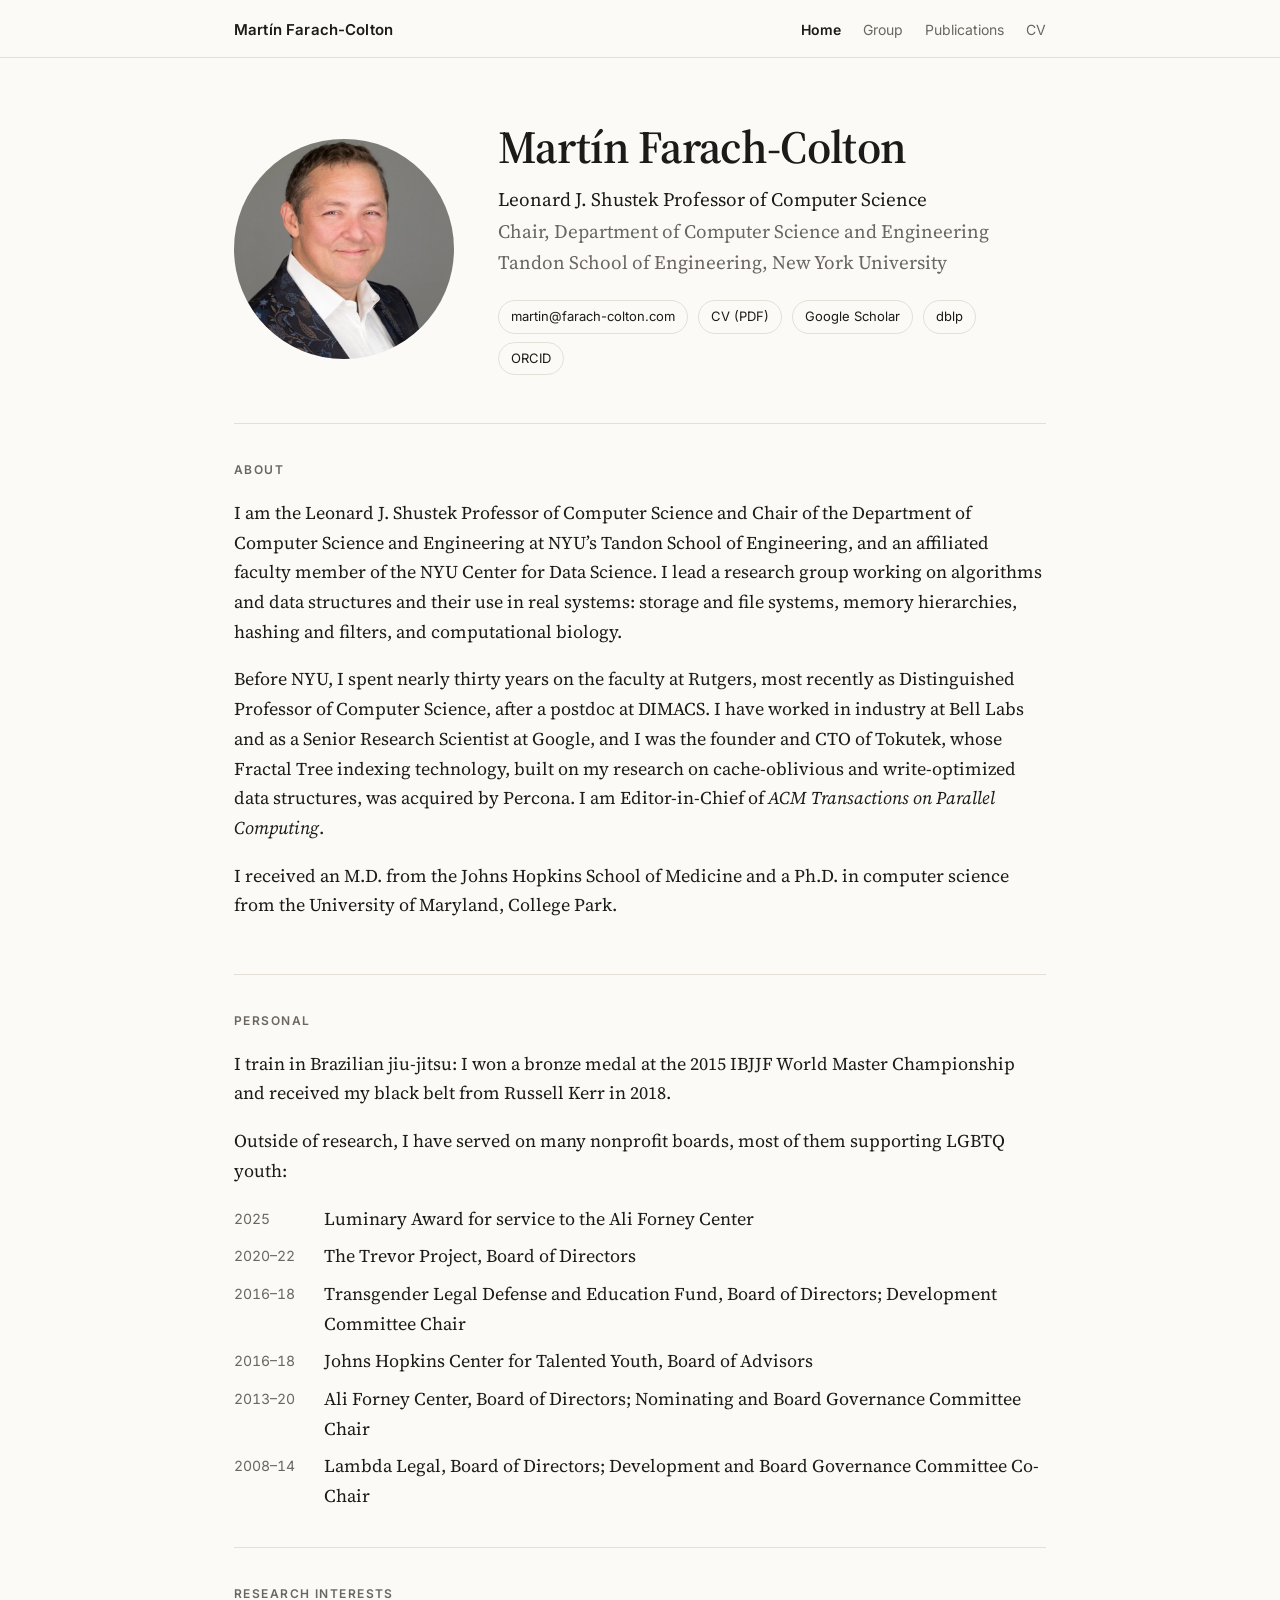
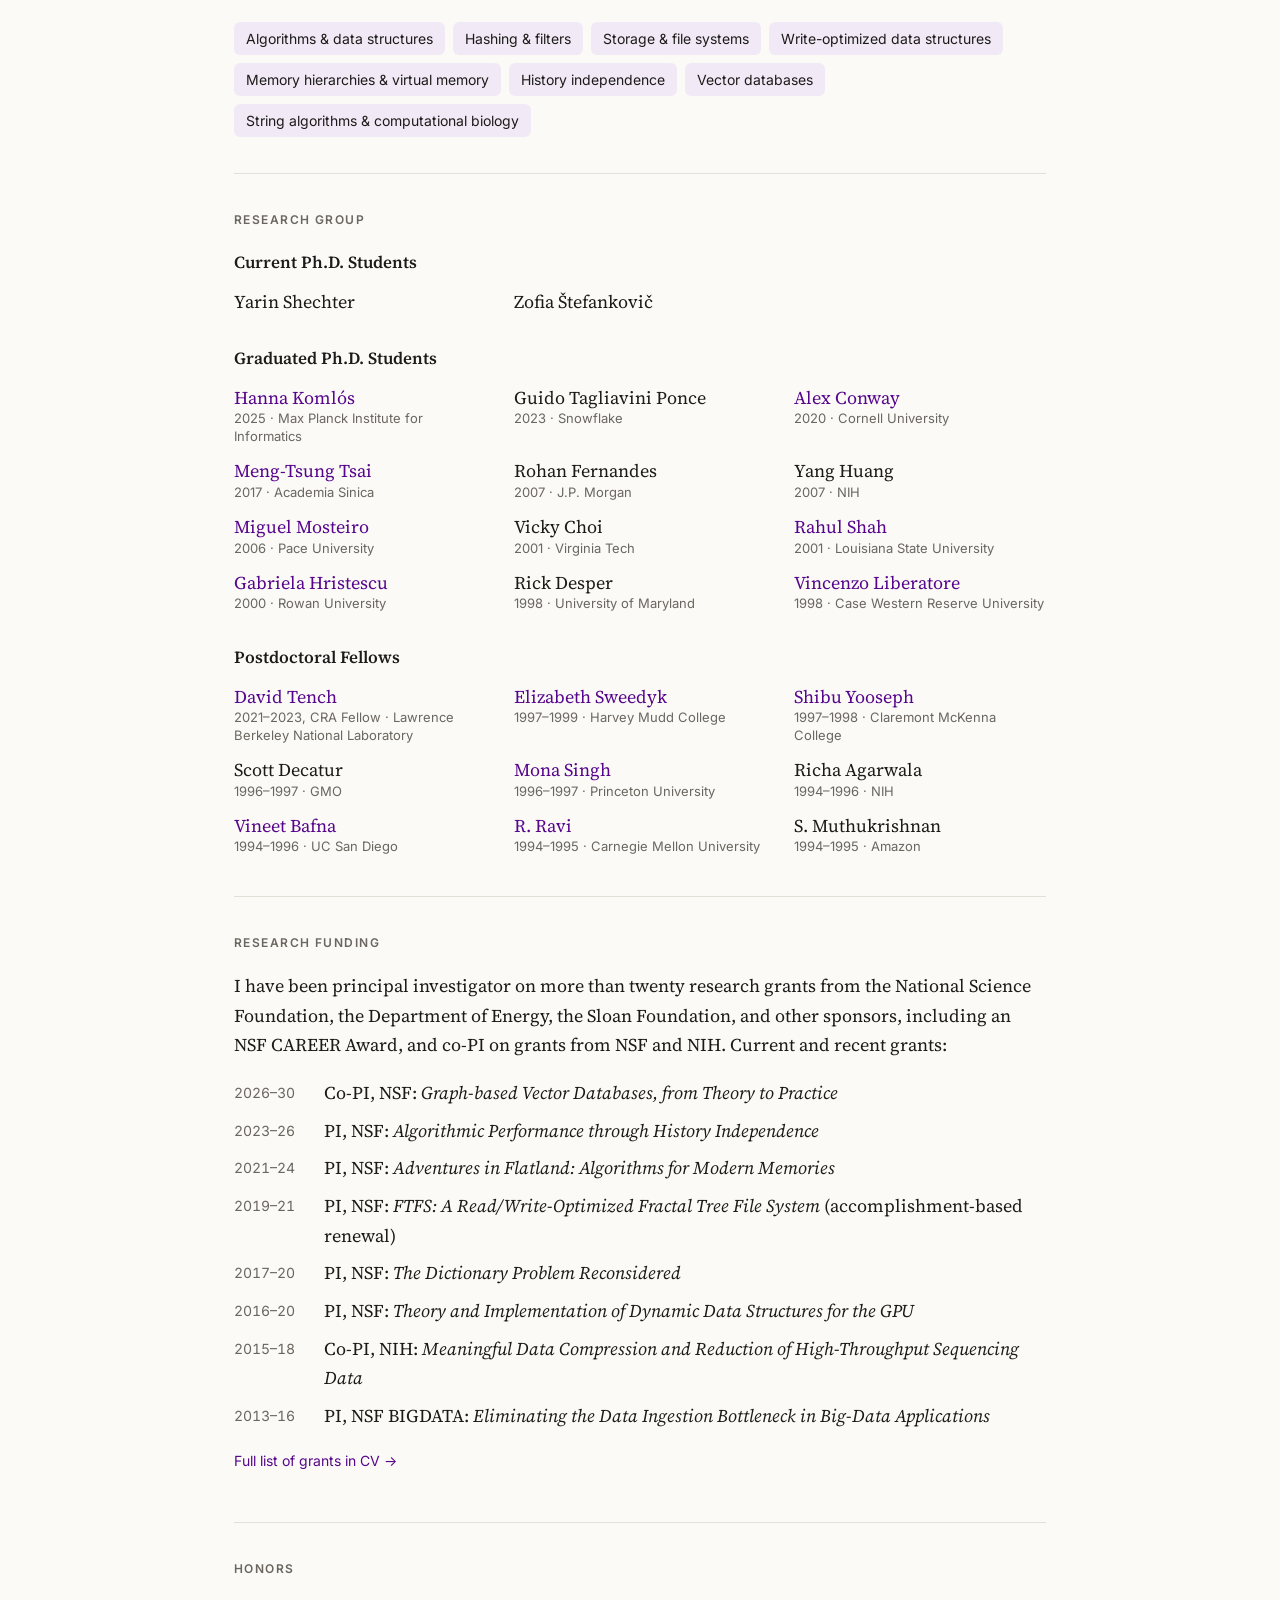
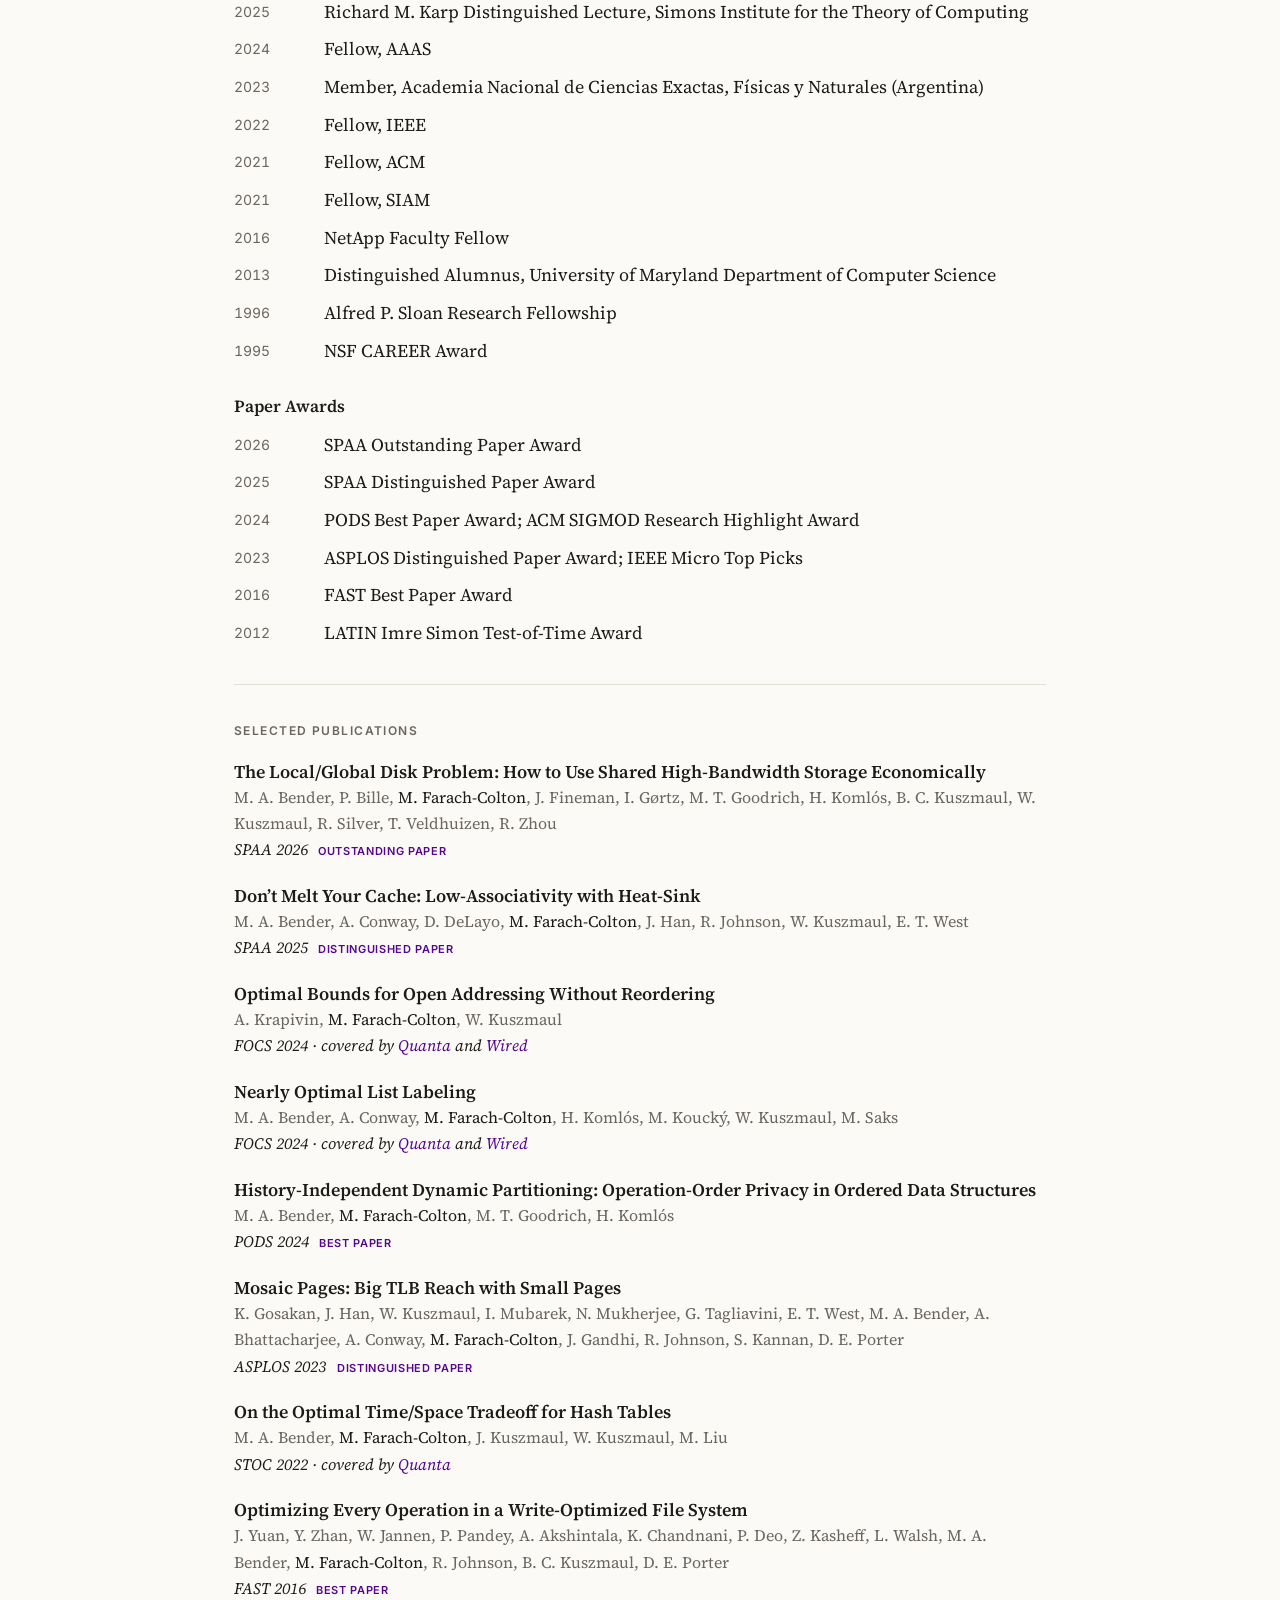
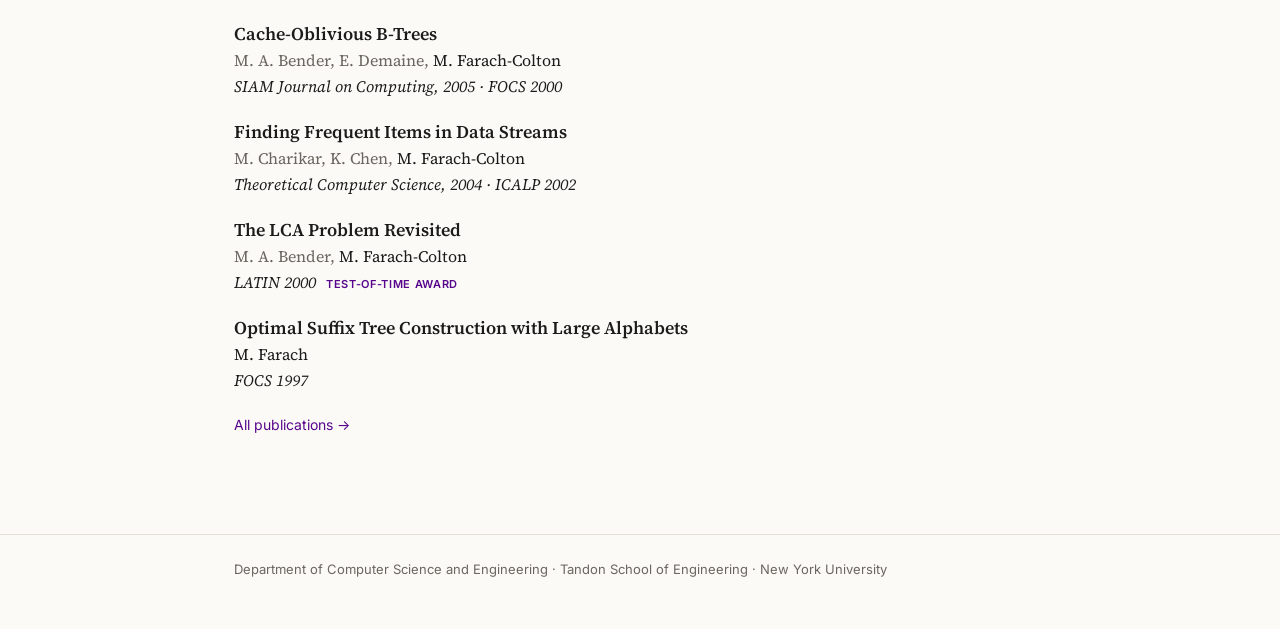
<file: index.html>
<!doctype html>
<html lang="en">
<head>
<meta charset="utf-8">
<meta name="viewport" content="width=device-width, initial-scale=1">
<title>Martín Farach-Colton</title>
<meta name="description" content="Martín Farach-Colton, Leonard J. Shustek Professor of Computer Science and Chair of Computer Science and Engineering at New York University.">
<link rel="preconnect" href="https://fonts.googleapis.com">
<link rel="preconnect" href="https://fonts.gstatic.com" crossorigin>
<link href="https://fonts.googleapis.com/css2?family=Inter:wght@400;600&family=Source+Serif+4:ital,opsz,wght@0,8..60,400;0,8..60,600;1,8..60,400&display=swap" rel="stylesheet">
<link rel="stylesheet" href="style.css">
</head>
<body>
<header class="site">
  <div class="wrap">
    <a class="brand" href="./">Martín Farach-Colton</a>
    <nav>
      <a href="./" aria-current="page">Home</a>
      <a href="#group">Group</a>
      <a href="publications.html">Publications</a>
      <a href="cv.pdf">CV</a>
    </nav>
  </div>
</header>

<main class="wrap">
  <div class="hero">
    <img src="assets/photo.jpg" alt="Portrait of Martín Farach-Colton" width="220" height="220">
    <div>
      <h1>Martín Farach&#8209;Colton</h1>
      <p class="role">Leonard J. Shustek Professor of Computer Science<br>
        <span>Chair, Department of Computer Science and Engineering<br>
        Tandon School of Engineering, New York University</span></p>
      <div class="links">
        <a href="mailto:martin@farach-colton.com">martin@farach-colton.com</a>
        <a href="cv.pdf">CV (PDF)</a>
        <a href="https://scholar.google.com/citations?user=2uHUSa8AAAAJ">Google Scholar</a>
        <a href="https://dblp.org/pid/f/MartinFarachColton">dblp</a>
        <a href="https://orcid.org/0000-0003-3616-7788">ORCID</a>
      </div>
    </div>
  </div>

  <section class="block">
    <h2>About</h2>
    <p>I am the Leonard J. Shustek Professor of Computer Science and Chair of the Department of Computer
      Science and Engineering at NYU&rsquo;s Tandon School of Engineering, and an affiliated faculty member
      of the NYU Center for Data Science. I lead a research group working on algorithms and data structures
      and their use in real systems: storage and file systems, memory hierarchies, hashing and filters,
      and computational biology.</p>
    <p>Before NYU, I spent nearly thirty years on the faculty at Rutgers, most recently as Distinguished
      Professor of Computer Science, after a postdoc at DIMACS. I have worked in industry at Bell Labs and
      as a Senior Research Scientist at Google, and I was the founder and CTO of Tokutek, whose Fractal Tree
      indexing technology, built on my research on cache-oblivious and write-optimized data structures,
      was acquired by Percona. I am Editor-in-Chief of <em>ACM Transactions on Parallel Computing</em>.</p>
    <p>I received an M.D. from the Johns Hopkins School of Medicine and a Ph.D. in computer science from
      the University of Maryland, College Park.</p>
  </section>

  <section class="block" id="personal">
    <h2>Personal</h2>
    <p>I train in Brazilian jiu-jitsu: I won a
      bronze medal at the 2015 IBJJF World Master Championship and received my black belt from Russell Kerr
      in 2018.</p>
    <p>Outside of research, I have served on many nonprofit boards, most of them supporting LGBTQ
      youth:</p>
    <dl class="honors">
      <dt>2025</dt><dd>Luminary Award for service to the Ali Forney Center</dd>
      <dt>2020&ndash;22</dt><dd>The Trevor Project, Board of Directors</dd>
      <dt>2016&ndash;18</dt><dd>Transgender Legal Defense and Education Fund, Board of Directors; Development Committee Chair</dd>
      <dt>2016&ndash;18</dt><dd>Johns Hopkins Center for Talented Youth, Board of Advisors</dd>
      <dt>2013&ndash;20</dt><dd>Ali Forney Center, Board of Directors; Nominating and Board Governance Committee Chair</dd>
      <dt>2008&ndash;14</dt><dd>Lambda Legal, Board of Directors; Development and Board Governance Committee Co-Chair</dd>
    </dl>
  </section>

  <section class="block">
    <h2>Research Interests</h2>
    <ul class="interests">
      <li>Algorithms &amp; data structures</li>
      <li>Hashing &amp; filters</li>
      <li>Storage &amp; file systems</li>
      <li>Write-optimized data structures</li>
      <li>Memory hierarchies &amp; virtual memory</li>
      <li>History independence</li>
      <li>Vector databases</li>
      <li>String algorithms &amp; computational biology</li>
    </ul>
  </section>

  <section class="block" id="group">
    <h2>Research Group</h2>
    <h3>Current Ph.D. Students</h3>
    <ul class="people">
      <li>Yarin Shechter</li>
      <li>Zofia Štefankovič</li>
    </ul>
    <h3>Graduated Ph.D. Students</h3>
    <ul class="people">
      <li><a href="https://www.hannakomlos.com">Hanna Komlós</a> <span>2025 &middot; Max Planck Institute for Informatics</span></li>
      <li>Guido Tagliavini Ponce <span>2023 &middot; Snowflake</span></li>
      <li><a href="https://ajhconway.com">Alex Conway</a> <span>2020 &middot; Cornell University</span></li>
      <li><a href="https://homepage.iis.sinica.edu.tw/pages/mttsai/">Meng-Tsung Tsai</a> <span>2017 &middot; Academia Sinica</span></li>
      <li>Rohan Fernandes <span>2007 &middot; J.P. Morgan</span></li>
      <li>Yang Huang <span>2007 &middot; NIH</span></li>
      <li><a href="https://www.pace.edu/profile/miguel-mosteiro">Miguel Mosteiro</a> <span>2006 &middot; Pace University</span></li>
      <li>Vicky Choi <span>2001 &middot; Virginia Tech</span></li>
      <li><a href="https://www.csc.lsu.edu/~rahul/">Rahul Shah</a> <span>2001 &middot; Louisiana State University</span></li>
      <li><a href="https://csm.rowan.edu/departments/cs/facultystaff/compsci_full_part/hristescu.html">Gabriela Hristescu</a> <span>2000 &middot; Rowan University</span></li>
      <li>Rick Desper <span>1998 &middot; University of Maryland</span></li>
      <li><a href="https://case.edu/engineering/about/faculty-and-staff-directory/vincenzo-liberatore">Vincenzo Liberatore</a> <span>1998 &middot; Case Western Reserve University</span></li>
    </ul>
    <h3>Postdoctoral Fellows</h3>
    <ul class="people">
      <li><a href="https://www.davidtench.com/">David Tench</a> <span>2021&ndash;2023, CRA Fellow &middot; Lawrence Berkeley National Laboratory</span></li>
      <li><a href="https://www.cs.hmc.edu/~z/">Elizabeth Sweedyk</a> <span>1997&ndash;1999 &middot; Harvey Mudd College</span></li>
      <li><a href="https://www.claremontmckenna.edu/academic/faculty/profile/shibu-yooseph">Shibu Yooseph</a> <span>1997&ndash;1998 &middot; Claremont McKenna College</span></li>
      <li>Scott Decatur <span>1996&ndash;1997 &middot; GMO</span></li>
      <li><a href="https://www.cs.princeton.edu/~mona/">Mona Singh</a> <span>1996&ndash;1997 &middot; Princeton University</span></li>
      <li>Richa Agarwala <span>1994&ndash;1996 &middot; NIH</span></li>
      <li><a href="https://vbafna.github.io/">Vineet Bafna</a> <span>1994&ndash;1996 &middot; UC San Diego</span></li>
      <li><a href="http://www.contrib.andrew.cmu.edu/~ravi/">R. Ravi</a> <span>1994&ndash;1995 &middot; Carnegie Mellon University</span></li>
      <li>S. Muthukrishnan <span>1994&ndash;1995 &middot; Amazon</span></li>
    </ul>
  </section>

  <section class="block">
    <h2>Research Funding</h2>
    <p>I have been principal investigator on more than twenty research grants from the National Science
      Foundation, the Department of Energy, the Sloan Foundation, and other sponsors, including an NSF CAREER
      Award, and co-PI on grants from NSF and NIH. Current and recent grants:</p>
    <dl class="honors">
      <dt>2026&ndash;30</dt><dd>Co-PI, NSF: <em>Graph-based Vector Databases, from Theory to Practice</em></dd>
      <dt>2023&ndash;26</dt><dd>PI, NSF: <em>Algorithmic Performance through History Independence</em></dd>
      <dt>2021&ndash;24</dt><dd>PI, NSF: <em>Adventures in Flatland: Algorithms for Modern Memories</em></dd>
      <dt>2019&ndash;21</dt><dd>PI, NSF: <em>FTFS: A Read/Write-Optimized Fractal Tree File System</em> (accomplishment-based renewal)</dd>
      <dt>2017&ndash;20</dt><dd>PI, NSF: <em>The Dictionary Problem Reconsidered</em></dd>
      <dt>2016&ndash;20</dt><dd>PI, NSF: <em>Theory and Implementation of Dynamic Data Structures for the GPU</em></dd>
      <dt>2015&ndash;18</dt><dd>Co-PI, NIH: <em>Meaningful Data Compression and Reduction of High-Throughput Sequencing Data</em></dd>
      <dt>2013&ndash;16</dt><dd>PI, NSF BIGDATA: <em>Eliminating the Data Ingestion Bottleneck in Big-Data Applications</em></dd>
    </dl>
    <p class="more"><a href="cv.pdf">Full list of grants in CV &rarr;</a></p>
  </section>

  <section class="block">
    <h2>Honors</h2>
    <dl class="honors">
      <dt>2025</dt><dd>Richard M. Karp Distinguished Lecture, Simons Institute for the Theory of Computing</dd>
      <dt>2024</dt><dd>Fellow, AAAS</dd>
      <dt>2023</dt><dd>Member, Academia Nacional de Ciencias Exactas, F&iacute;sicas y Naturales (Argentina)</dd>
      <dt>2022</dt><dd>Fellow, IEEE</dd>
      <dt>2021</dt><dd>Fellow, ACM</dd>
      <dt>2021</dt><dd>Fellow, SIAM</dd>
      <dt>2016</dt><dd>NetApp Faculty Fellow</dd>
      <dt>2013</dt><dd>Distinguished Alumnus, University of Maryland Department of Computer Science</dd>
      <dt>1996</dt><dd>Alfred P. Sloan Research Fellowship</dd>
      <dt>1995</dt><dd>NSF CAREER Award</dd>
    </dl>
    <h3>Paper Awards</h3>
    <dl class="honors">
      <dt>2026</dt><dd>SPAA Outstanding Paper Award</dd>
      <dt>2025</dt><dd>SPAA Distinguished Paper Award</dd>
      <dt>2024</dt><dd>PODS Best Paper Award; ACM SIGMOD Research Highlight Award</dd>
      <dt>2023</dt><dd>ASPLOS Distinguished Paper Award; IEEE Micro Top Picks</dd>
      <dt>2016</dt><dd>FAST Best Paper Award</dd>
      <dt>2012</dt><dd>LATIN Imre Simon Test-of-Time Award</dd>
    </dl>
  </section>

  <section class="block">
    <h2>Selected Publications</h2>
    <ol class="pubs">
      <li><span class="ptitle"><a href="https://doi.org/10.1145/3816782.3819205">The Local/Global Disk Problem: How to Use Shared High-Bandwidth Storage Economically</a></span>
        <span class="pauthors">M. A. Bender, P. Bille, <span class="me">M. Farach-Colton</span>, J. Fineman, I. Gørtz, M. T. Goodrich, H. Komlós, B. C. Kuszmaul, W. Kuszmaul, R. Silver, T. Veldhuizen, R. Zhou</span>
        <span class="pvenue">SPAA 2026 <span class="award">Outstanding Paper</span></span></li>
      <li><span class="ptitle"><a href="https://dl.acm.org/doi/pdf/10.1145/3694906.3743303">Don&rsquo;t Melt Your Cache: Low-Associativity with Heat-Sink</a></span>
        <span class="pauthors">M. A. Bender, A. Conway, D. DeLayo, <span class="me">M. Farach-Colton</span>, J. Han, R. Johnson, W. Kuszmaul, E. T. West</span>
        <span class="pvenue">SPAA 2025 <span class="award">Distinguished Paper</span></span></li>
      <li><span class="ptitle"><a href="https://arxiv.org/pdf/2501.02305">Optimal Bounds for Open Addressing Without Reordering</a></span>
        <span class="pauthors">A. Krapivin, <span class="me">M. Farach-Colton</span>, W. Kuszmaul</span>
        <span class="pvenue">FOCS 2024 &middot; covered by <a href="https://www.quantamagazine.org/undergraduate-upends-a-40-year-old-data-science-conjecture-20250210/">Quanta</a> and <a href="https://www.wired.com/story/undergraduate-upends-a-40-year-old-data-science-conjecture/">Wired</a></span></li>
      <li><span class="ptitle"><a href="https://arxiv.org/pdf/2405.00807">Nearly Optimal List Labeling</a></span>
        <span class="pauthors">M. A. Bender, A. Conway, <span class="me">M. Farach-Colton</span>, H. Komlós, M. Koucký, W. Kuszmaul, M. Saks</span>
        <span class="pvenue">FOCS 2024 &middot; covered by <a href="https://www.quantamagazine.org/new-book-sorting-algorithm-almost-reaches-perfection-20250124/">Quanta</a> and <a href="https://www.wired.com/story/new-book-sorting-algorithm-almost-reaches-perfection/">Wired</a></span></li>
      <li><span class="ptitle"><a href="https://dl.acm.org/doi/pdf/10.1145/3651609">History-Independent Dynamic Partitioning: Operation-Order Privacy in Ordered Data Structures</a></span>
        <span class="pauthors">M. A. Bender, <span class="me">M. Farach-Colton</span>, M. T. Goodrich, H. Komlós</span>
        <span class="pvenue">PODS 2024 <span class="award">Best Paper</span></span></li>
      <li><span class="ptitle"><a href="https://dspace.mit.edu/bitstream/1721.1/150362/1/3582016.3582021.pdf">Mosaic Pages: Big TLB Reach with Small Pages</a></span>
        <span class="pauthors">K. Gosakan, J. Han, W. Kuszmaul, I. Mubarek, N. Mukherjee, G. Tagliavini, E. T. West, M. A. Bender, A. Bhattacharjee, A. Conway, <span class="me">M. Farach-Colton</span>, J. Gandhi, R. Johnson, S. Kannan, D. E. Porter</span>
        <span class="pvenue">ASPLOS 2023 <span class="award">Distinguished Paper</span></span></li>
      <li><span class="ptitle"><a href="https://dspace.mit.edu/bitstream/1721.1/146419/1/3519935.3519969.pdf">On the Optimal Time/Space Tradeoff for Hash Tables</a></span>
        <span class="pauthors">M. A. Bender, <span class="me">M. Farach-Colton</span>, J. Kuszmaul, W. Kuszmaul, M. Liu</span>
        <span class="pvenue">STOC 2022 &middot; covered by <a href="https://www.quantamagazine.org/scientists-find-optimal-balance-of-data-storage-and-time-20240208/">Quanta</a></span></li>
      <li><span class="ptitle"><a href="https://www.usenix.org/system/files/conference/fast16/fast16-papers-yuan.pdf">Optimizing Every Operation in a Write-Optimized File System</a></span>
        <span class="pauthors">J. Yuan, Y. Zhan, W. Jannen, P. Pandey, A. Akshintala, K. Chandnani, P. Deo, Z. Kasheff, L. Walsh, M. A. Bender, <span class="me">M. Farach-Colton</span>, R. Johnson, B. C. Kuszmaul, D. E. Porter</span>
        <span class="pvenue">FAST 2016 <span class="award">Best Paper</span></span></li>
      <li><span class="ptitle"><a href="https://doi.org/10.1137/s0097539701389956">Cache-Oblivious B-Trees</a></span>
        <span class="pauthors">M. A. Bender, E. Demaine, <span class="me">M. Farach-Colton</span></span>
        <span class="pvenue">SIAM Journal on Computing, 2005 &middot; FOCS 2000</span></li>
      <li><span class="ptitle"><a href="https://doi.org/10.1016/s0304-3975(03)00400-6">Finding Frequent Items in Data Streams</a></span>
        <span class="pauthors">M. Charikar, K. Chen, <span class="me">M. Farach-Colton</span></span>
        <span class="pvenue">Theoretical Computer Science, 2004 &middot; ICALP 2002</span></li>
      <li><span class="ptitle"><a href="https://doi.org/10.1007/10719839_9">The LCA Problem Revisited</a></span>
        <span class="pauthors">M. A. Bender, <span class="me">M. Farach-Colton</span></span>
        <span class="pvenue">LATIN 2000 <span class="award">Test-of-Time Award</span></span></li>
      <li><span class="ptitle"><a href="https://doi.org/10.1109/sfcs.1997.646102">Optimal Suffix Tree Construction with Large Alphabets</a></span>
        <span class="pauthors"><span class="me">M. Farach</span></span>
        <span class="pvenue">FOCS 1997</span></li>
    </ol>
    <p class="more"><a href="publications.html">All publications &rarr;</a></p>
  </section>
</main>

<footer>
  <div class="wrap">Department of Computer Science and Engineering &middot; Tandon School of Engineering &middot; New York University</div>
</footer>
</body>
</html>
</file>
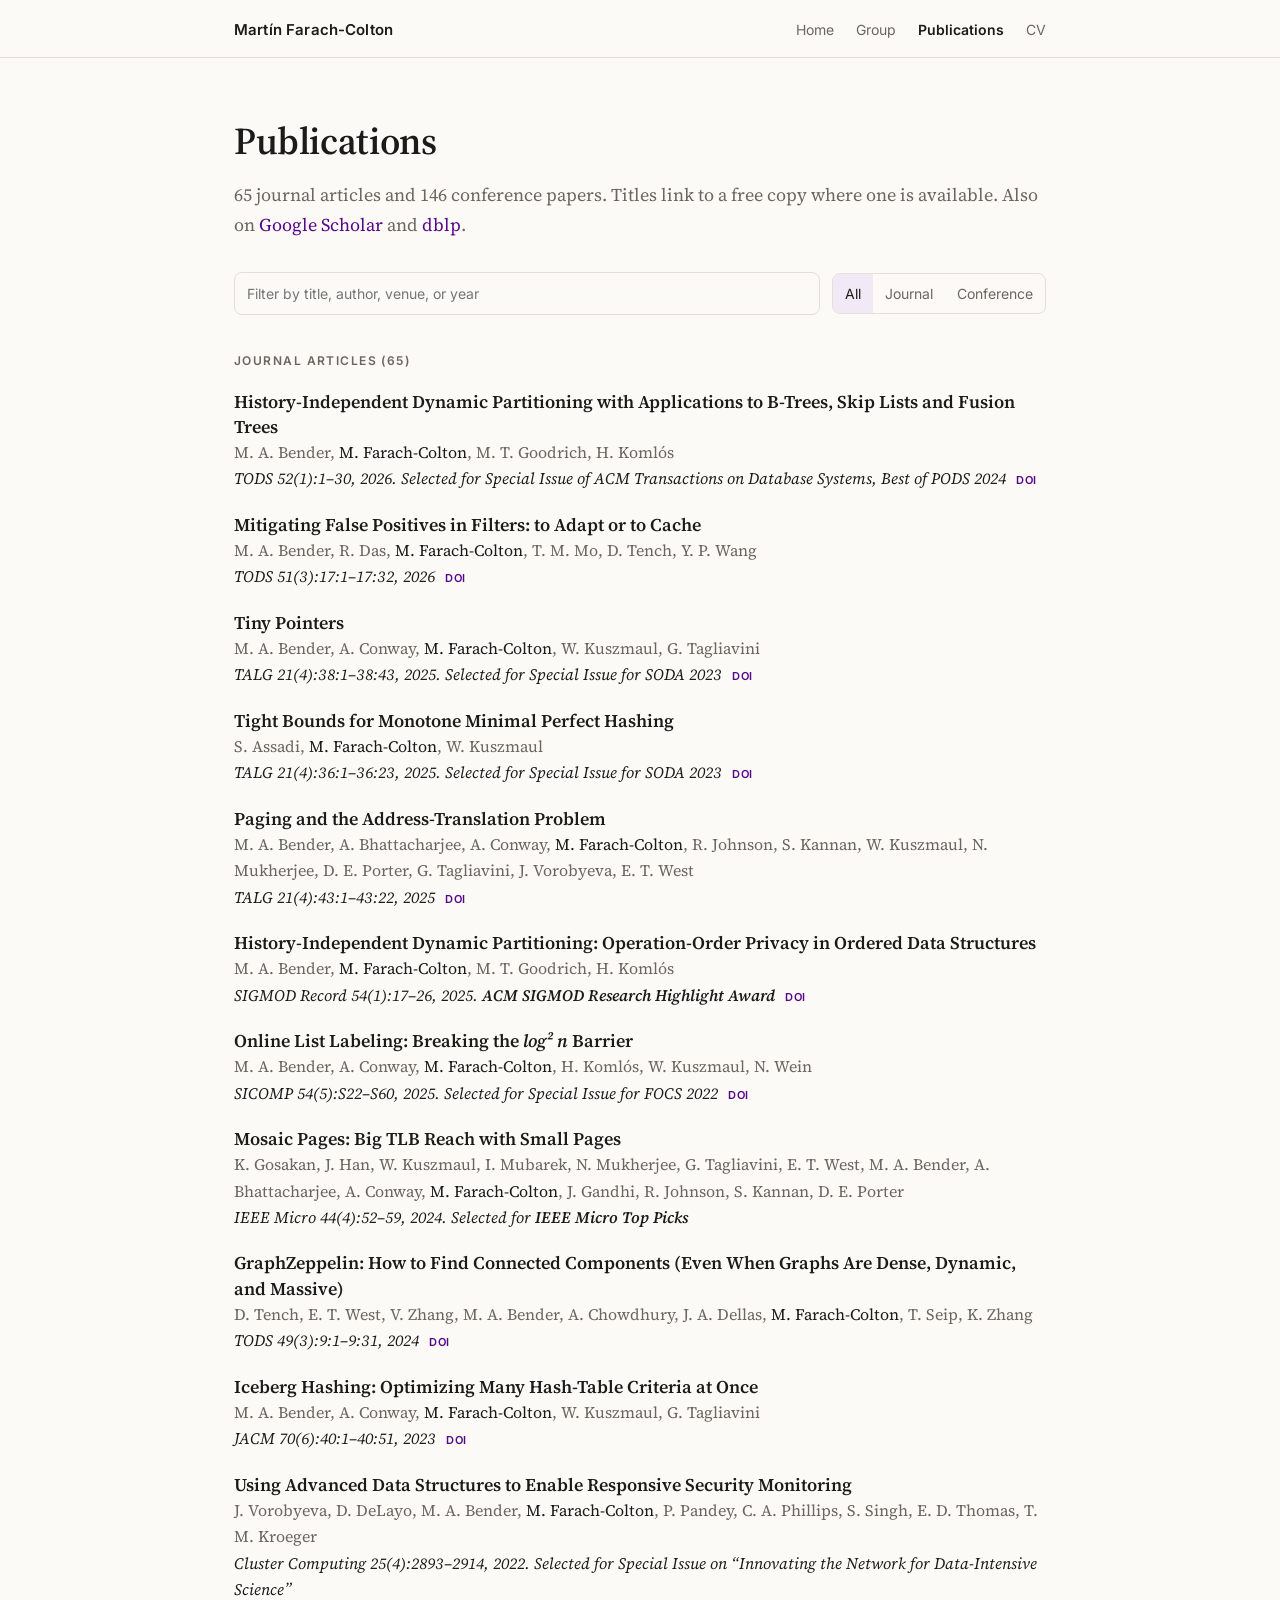
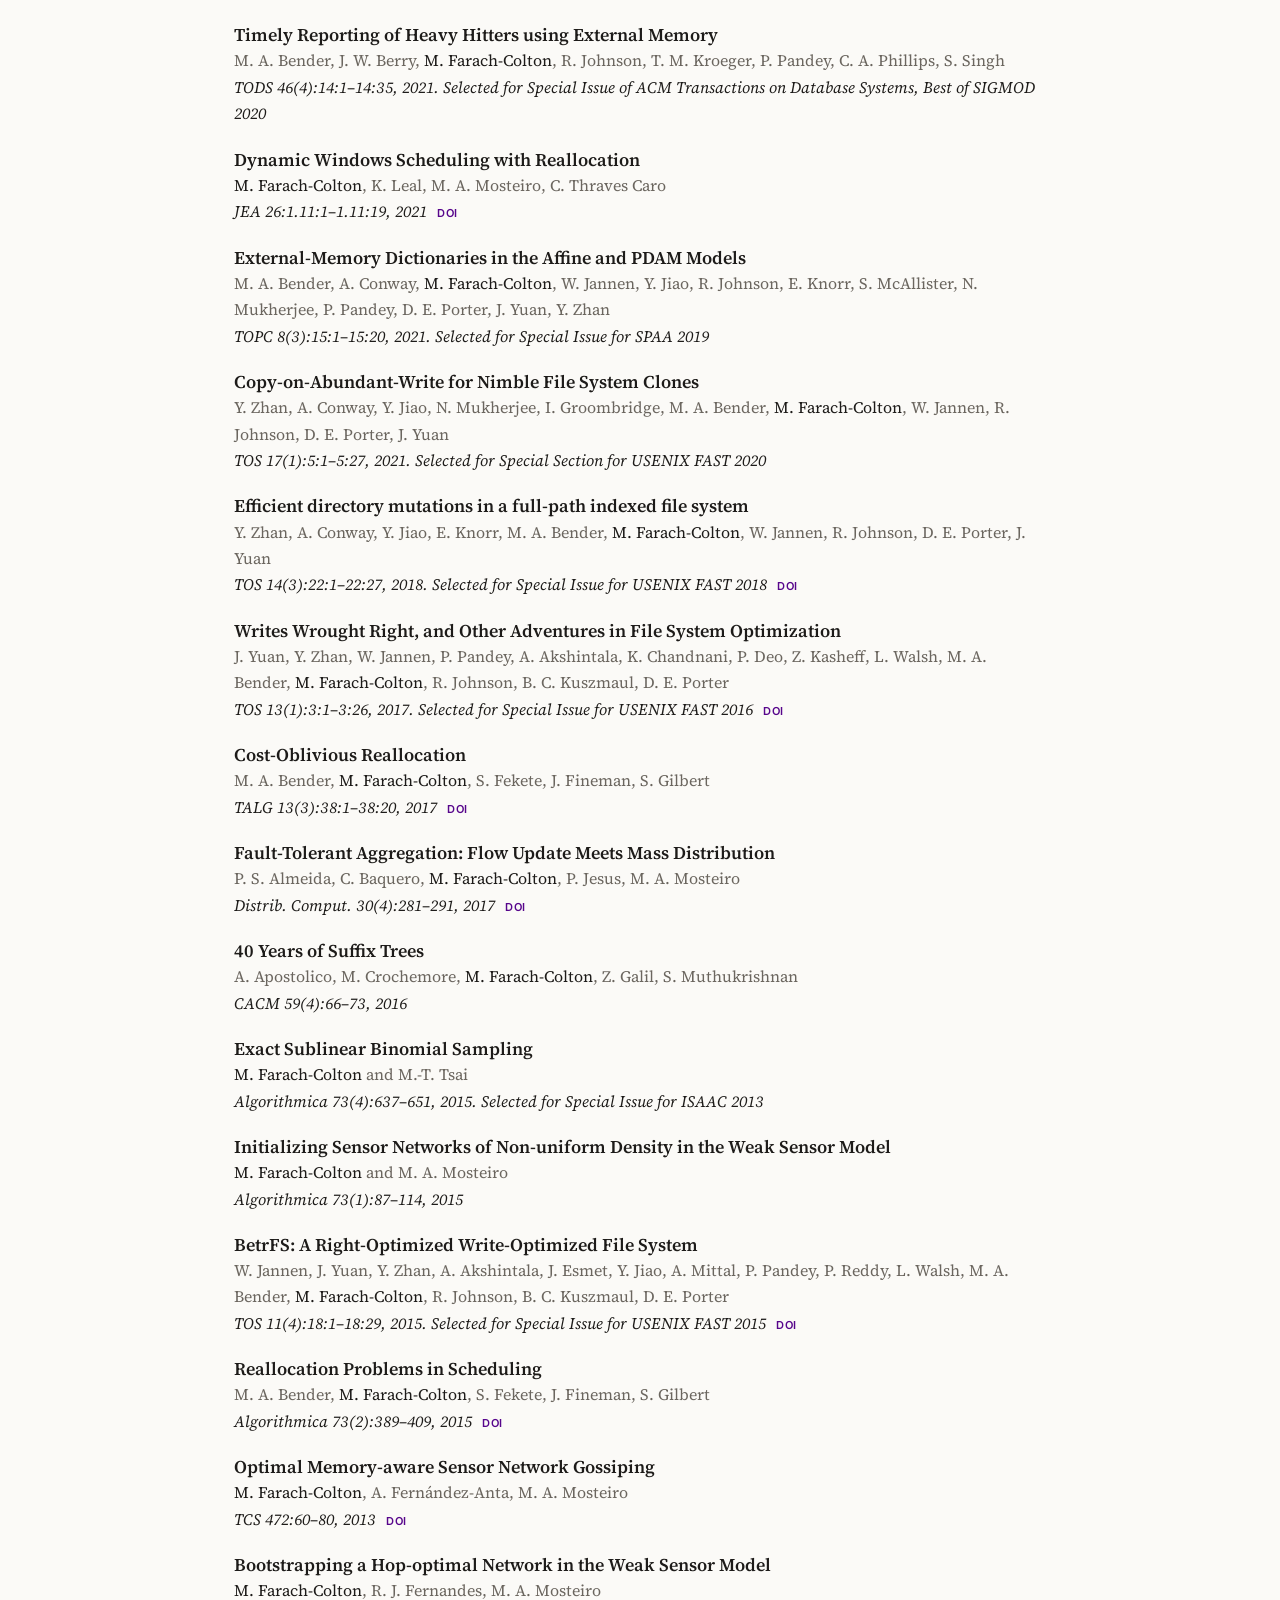
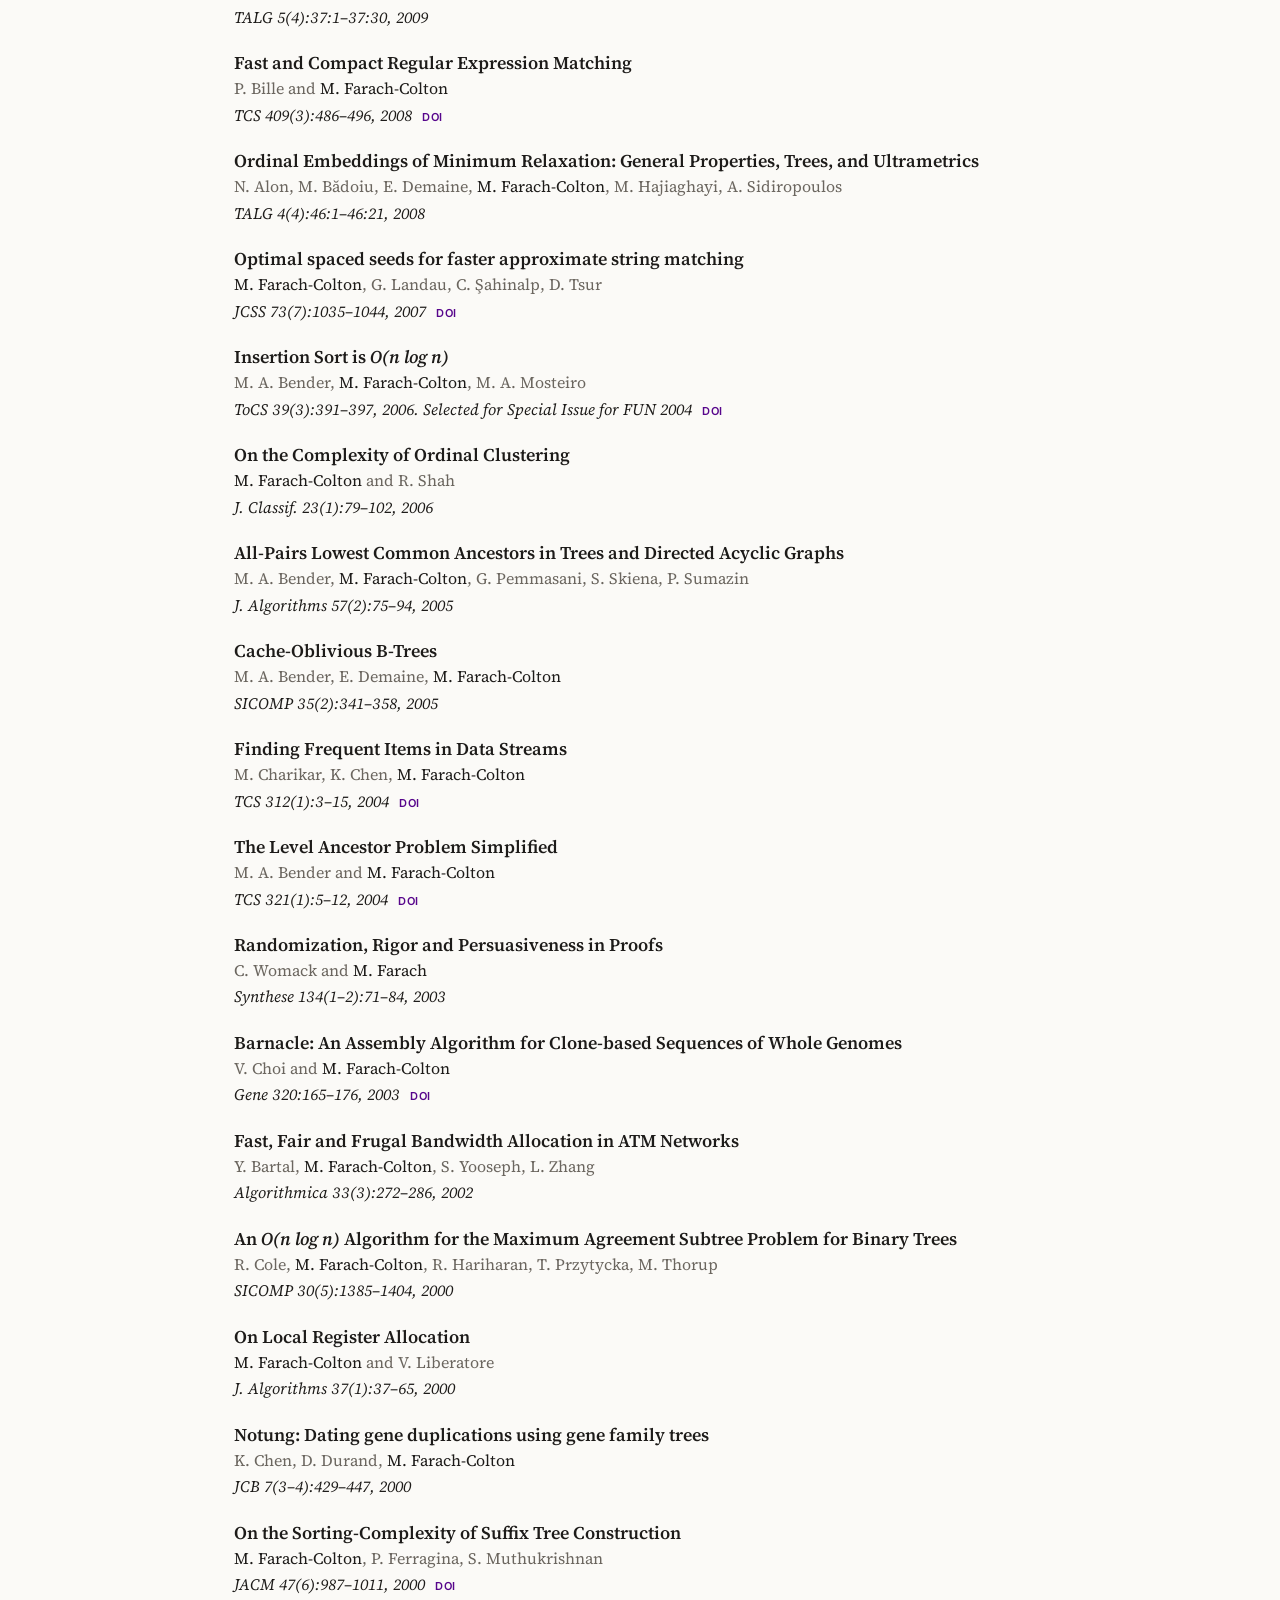
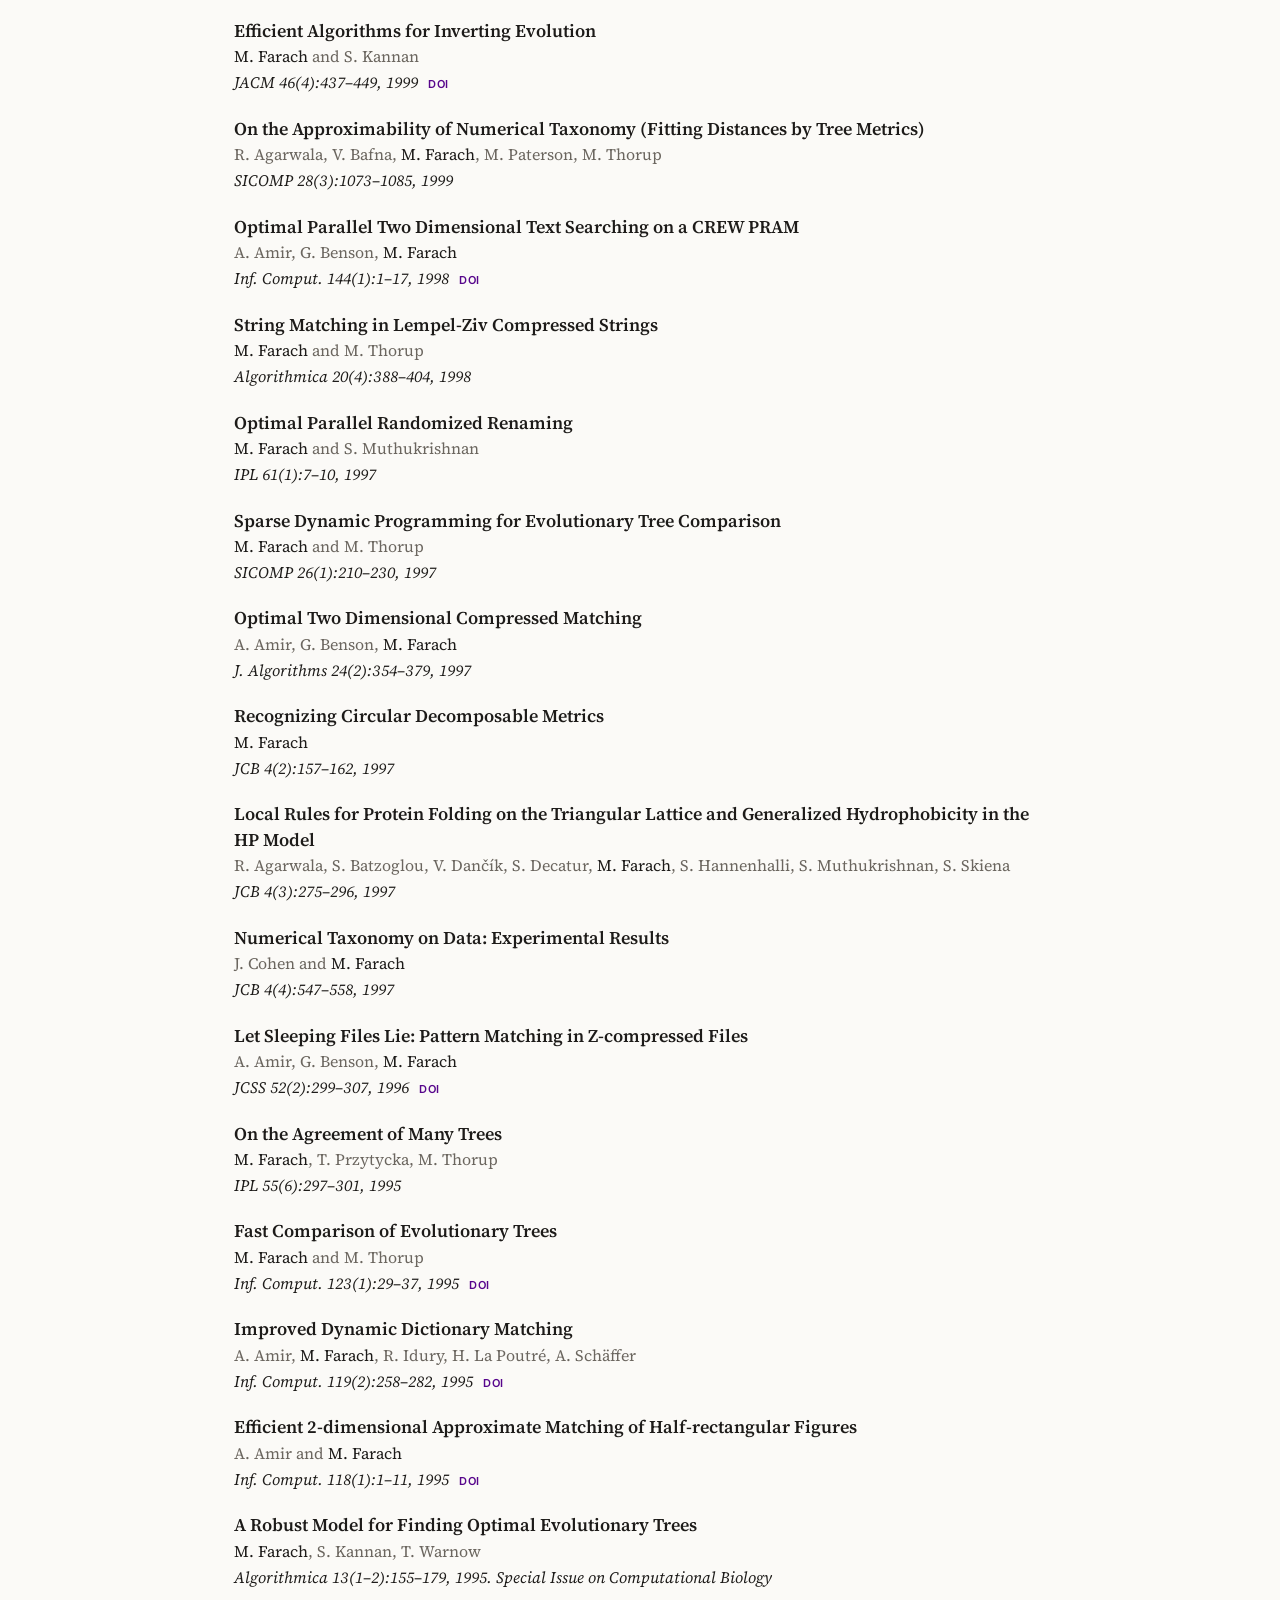
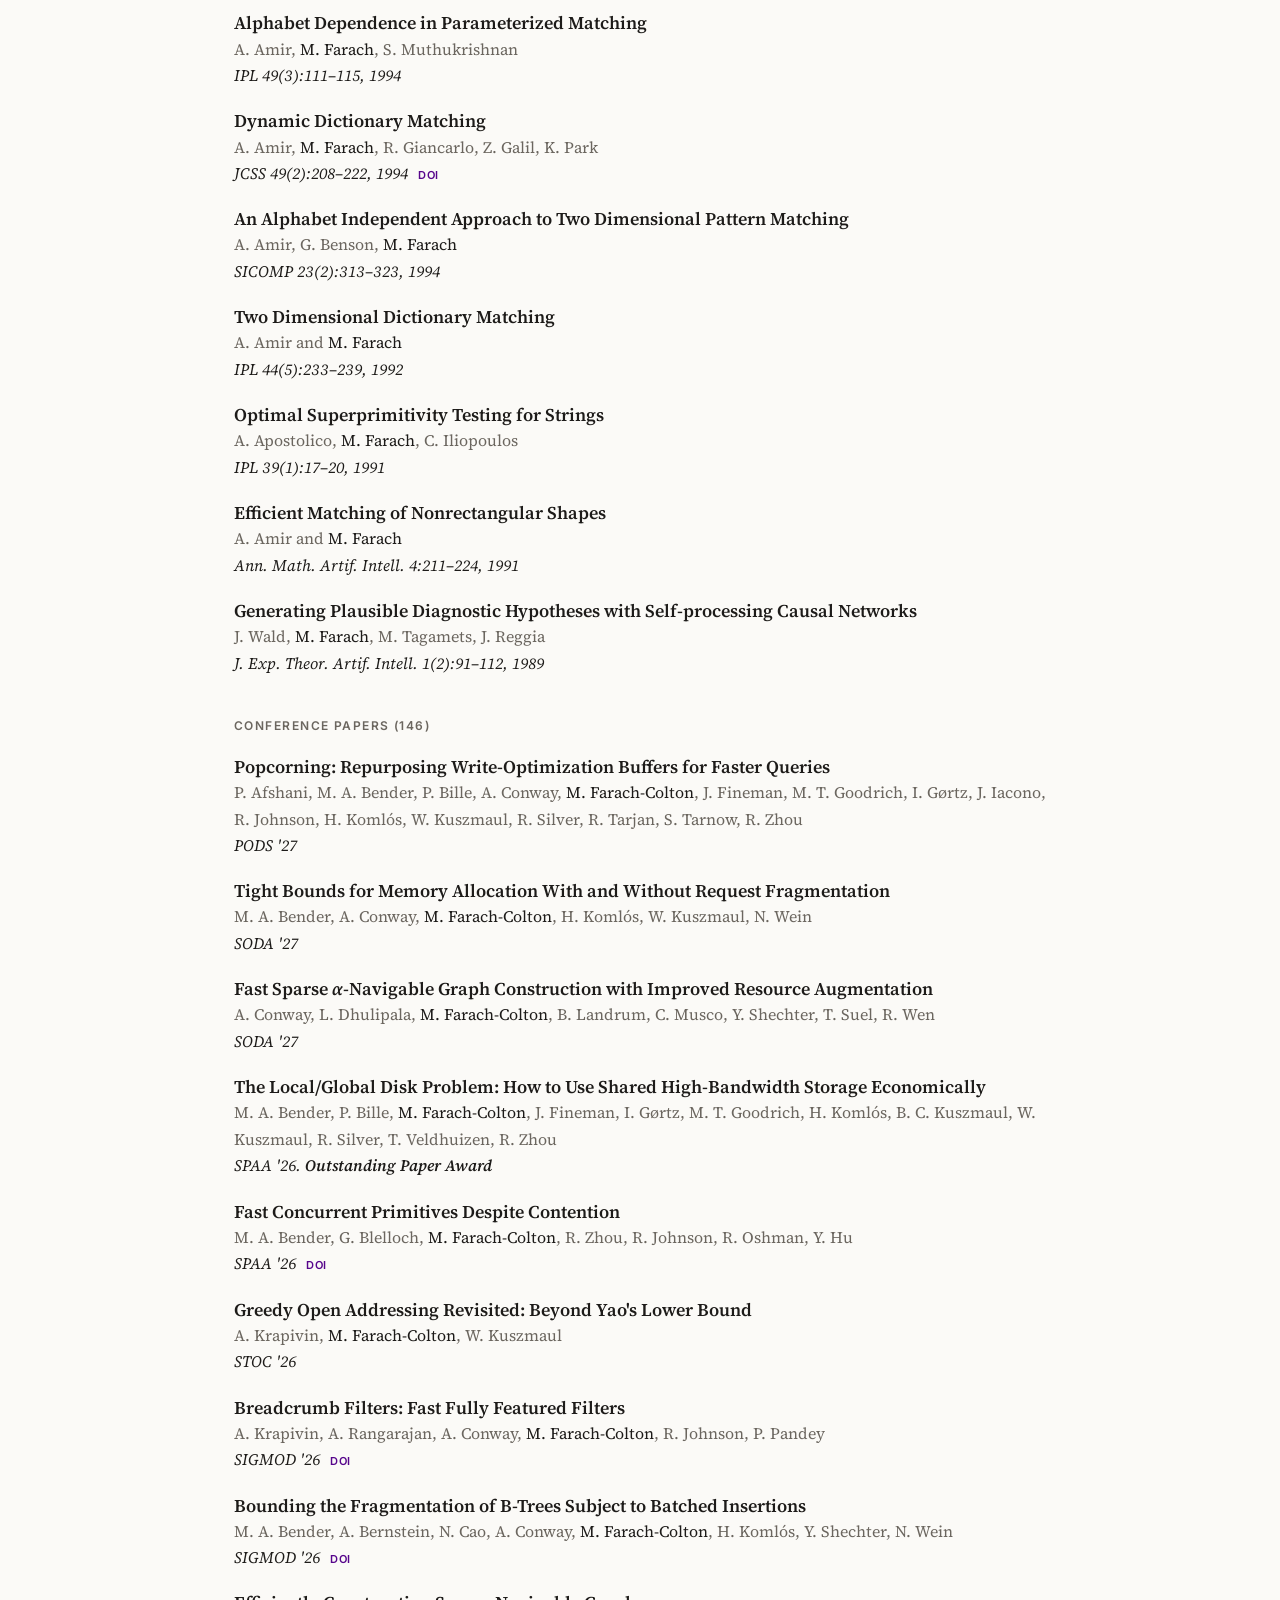
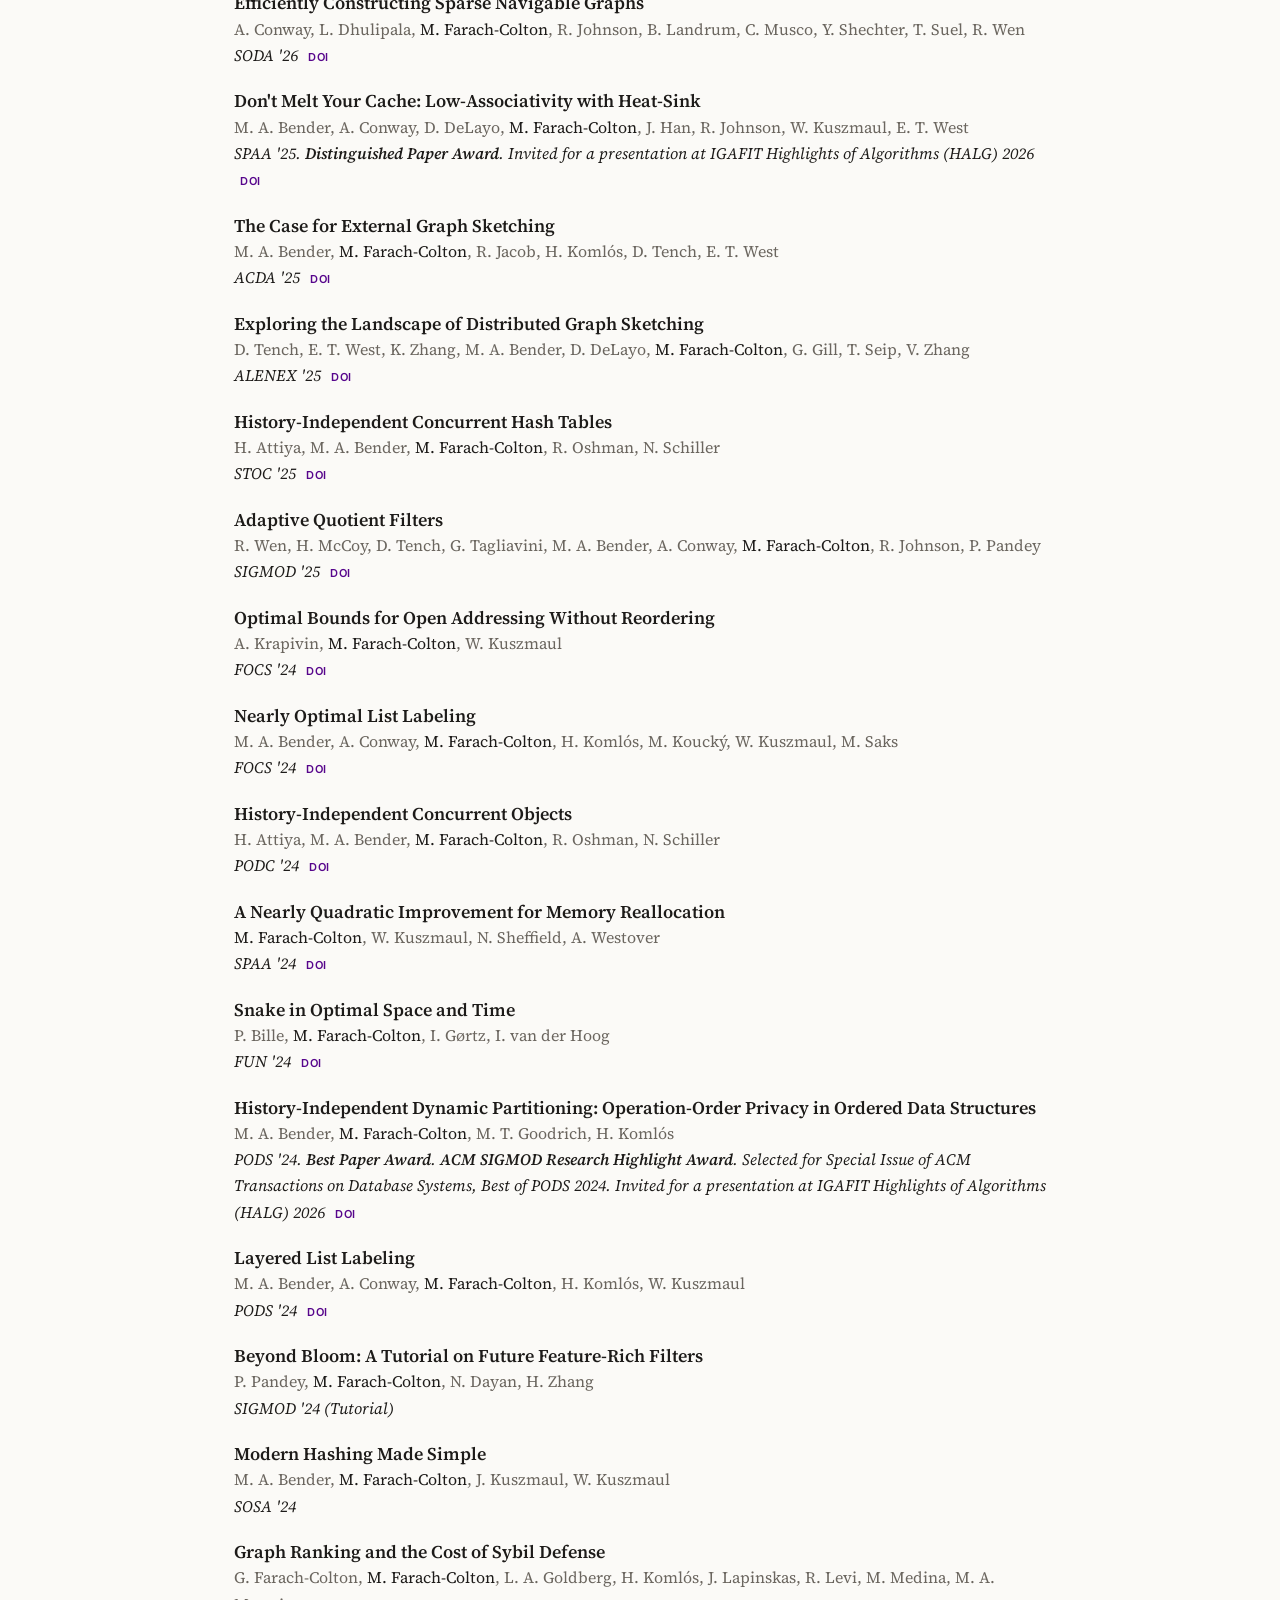
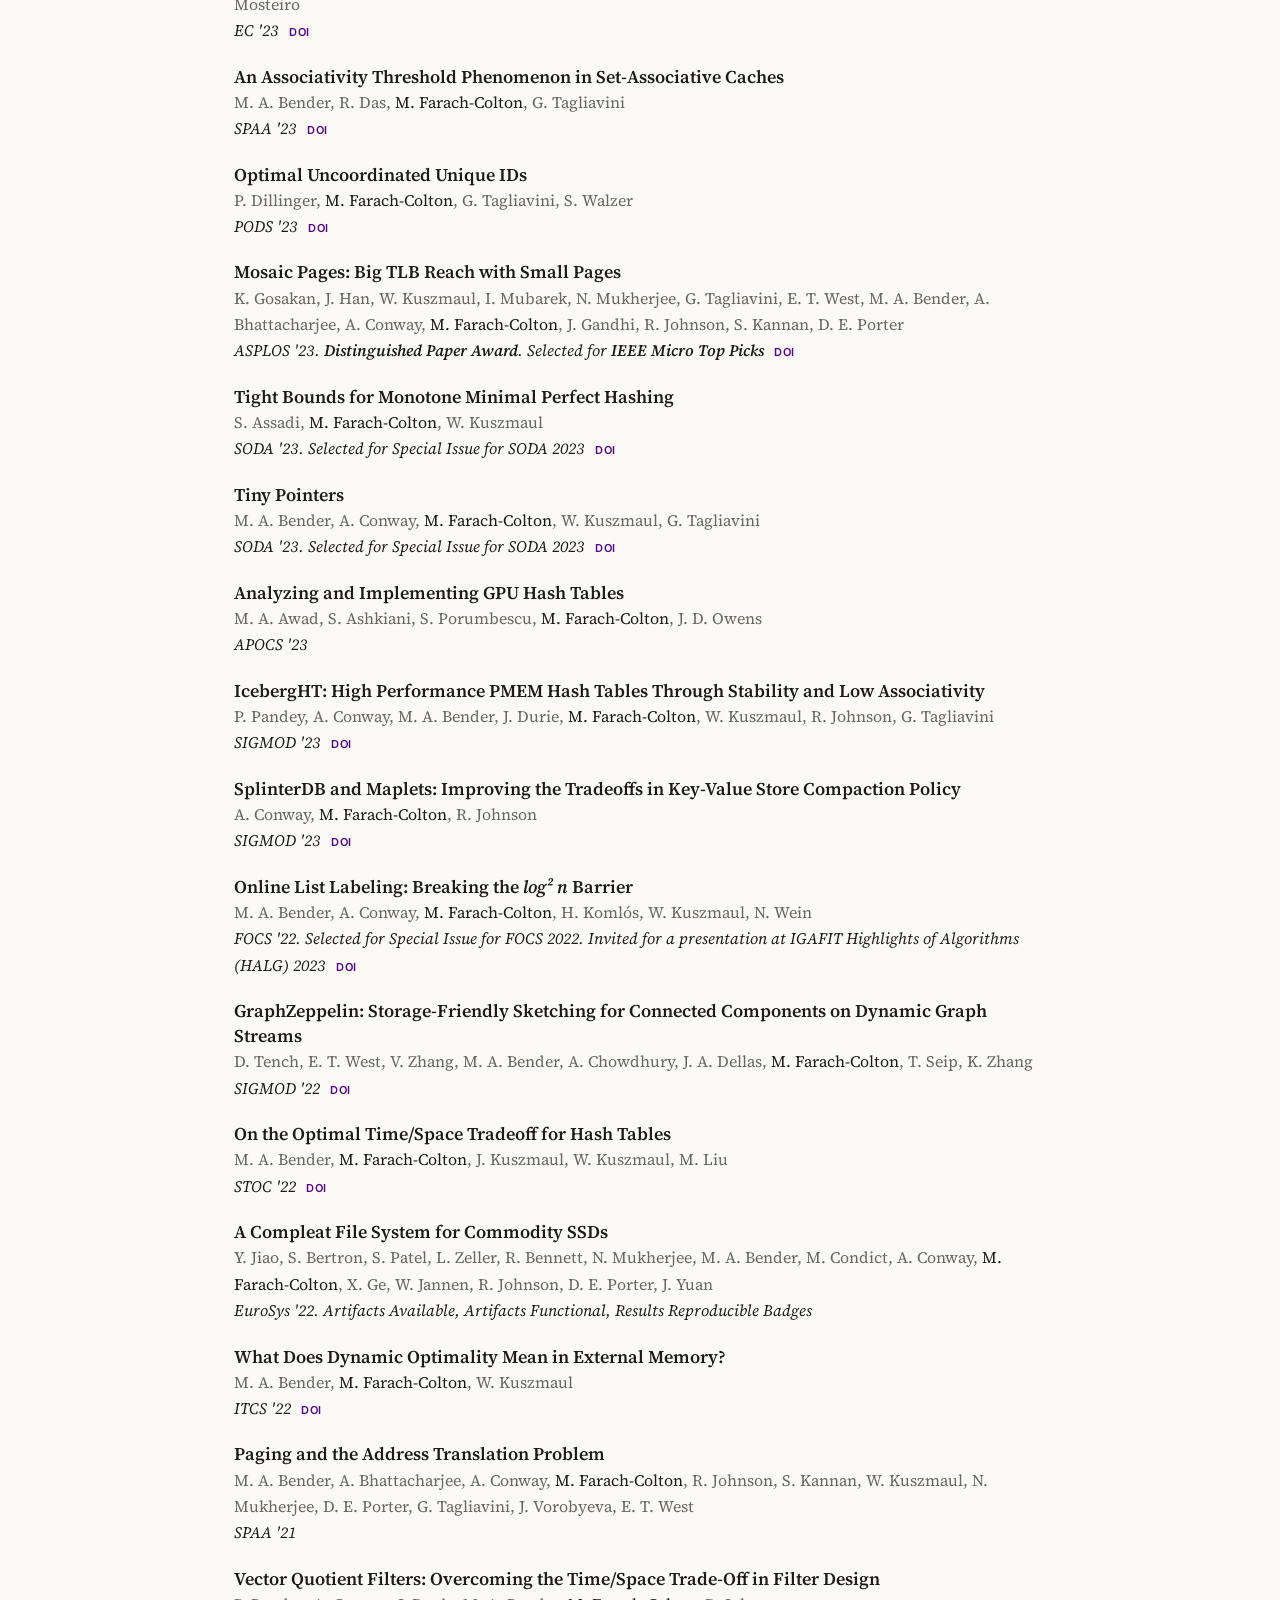
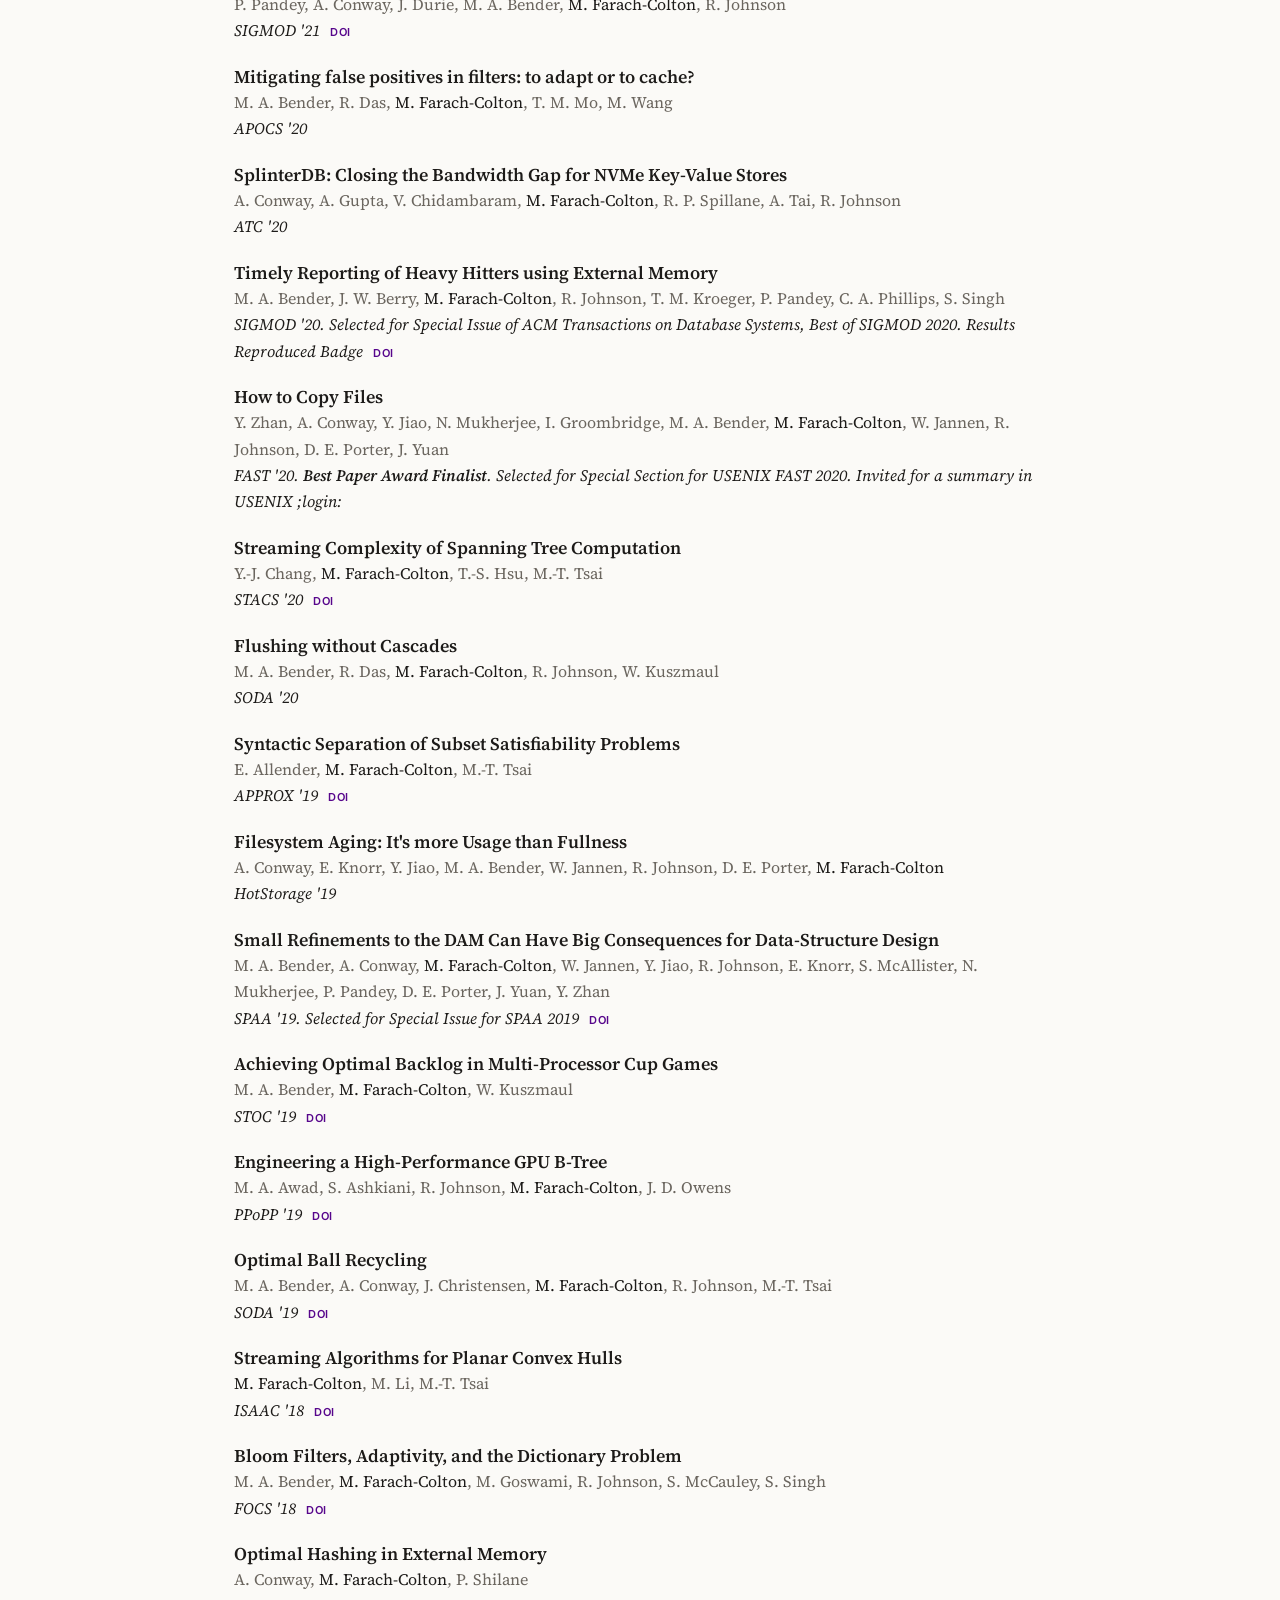
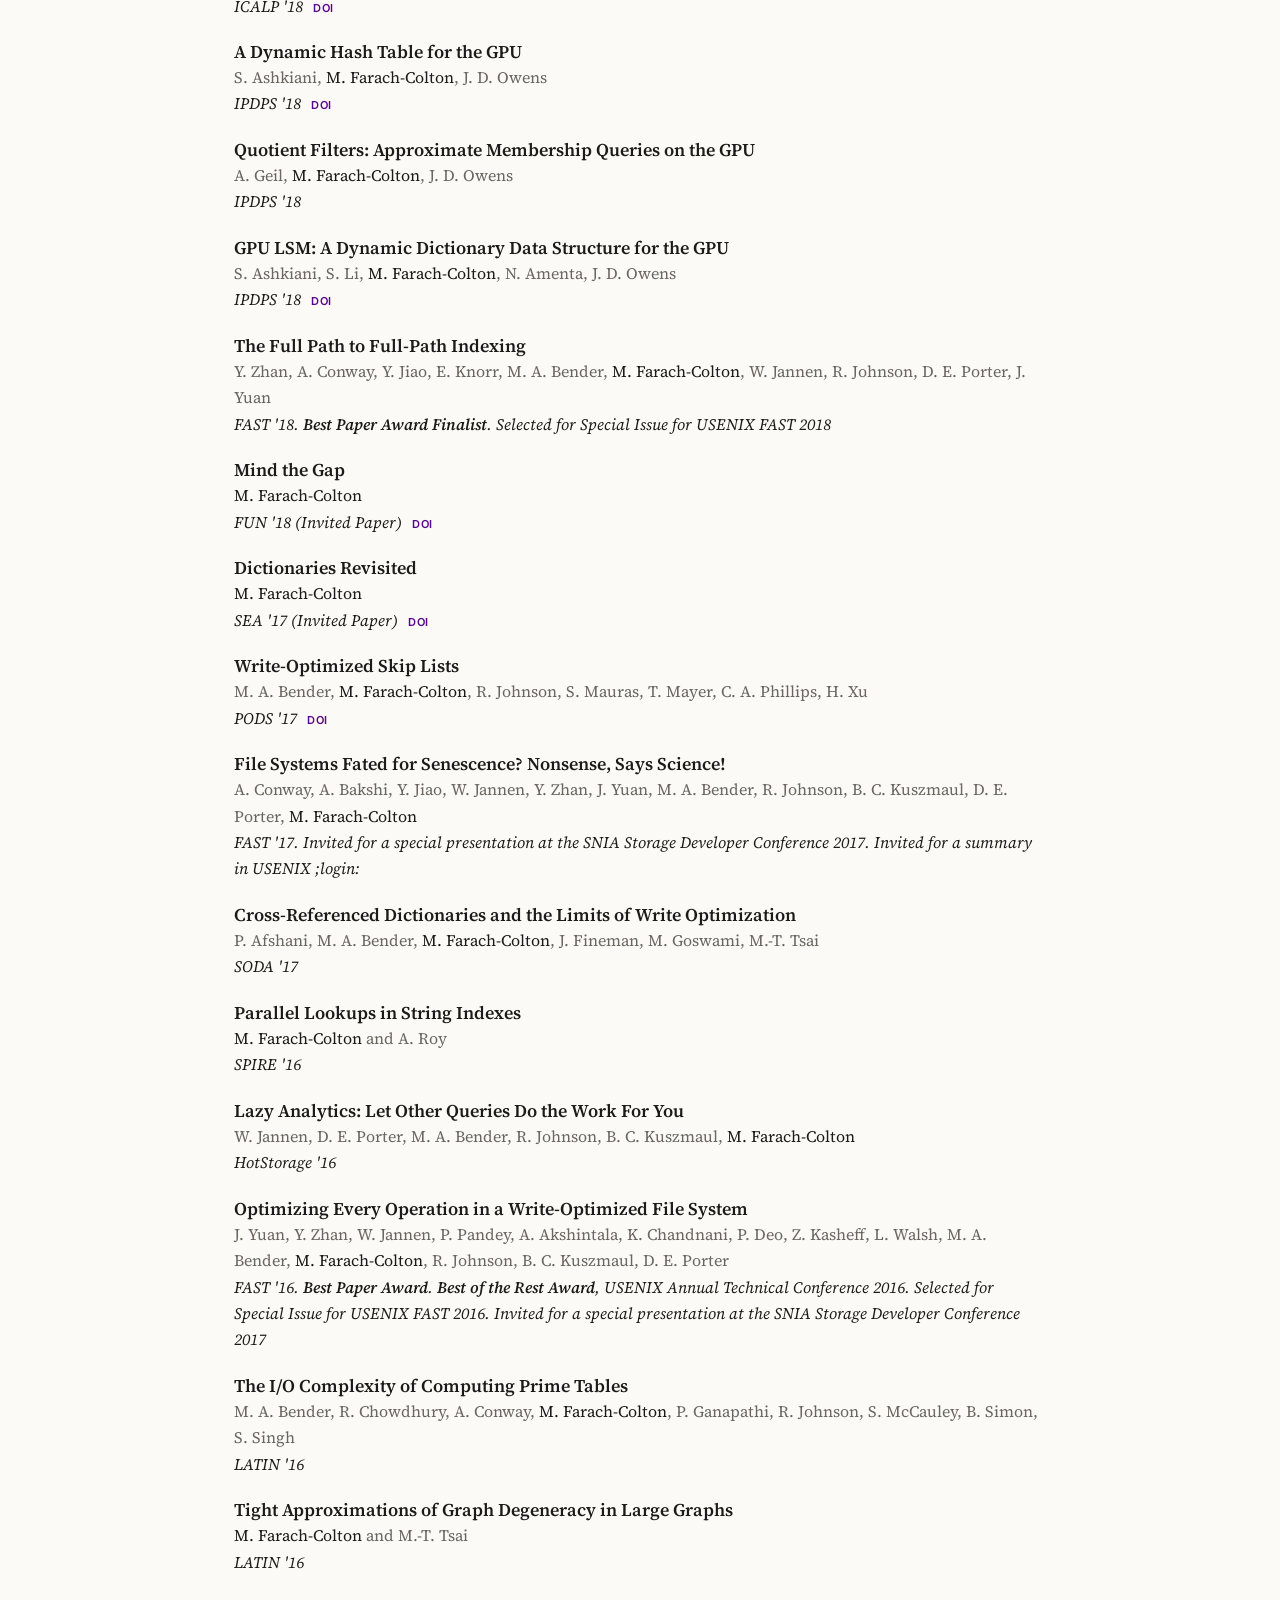
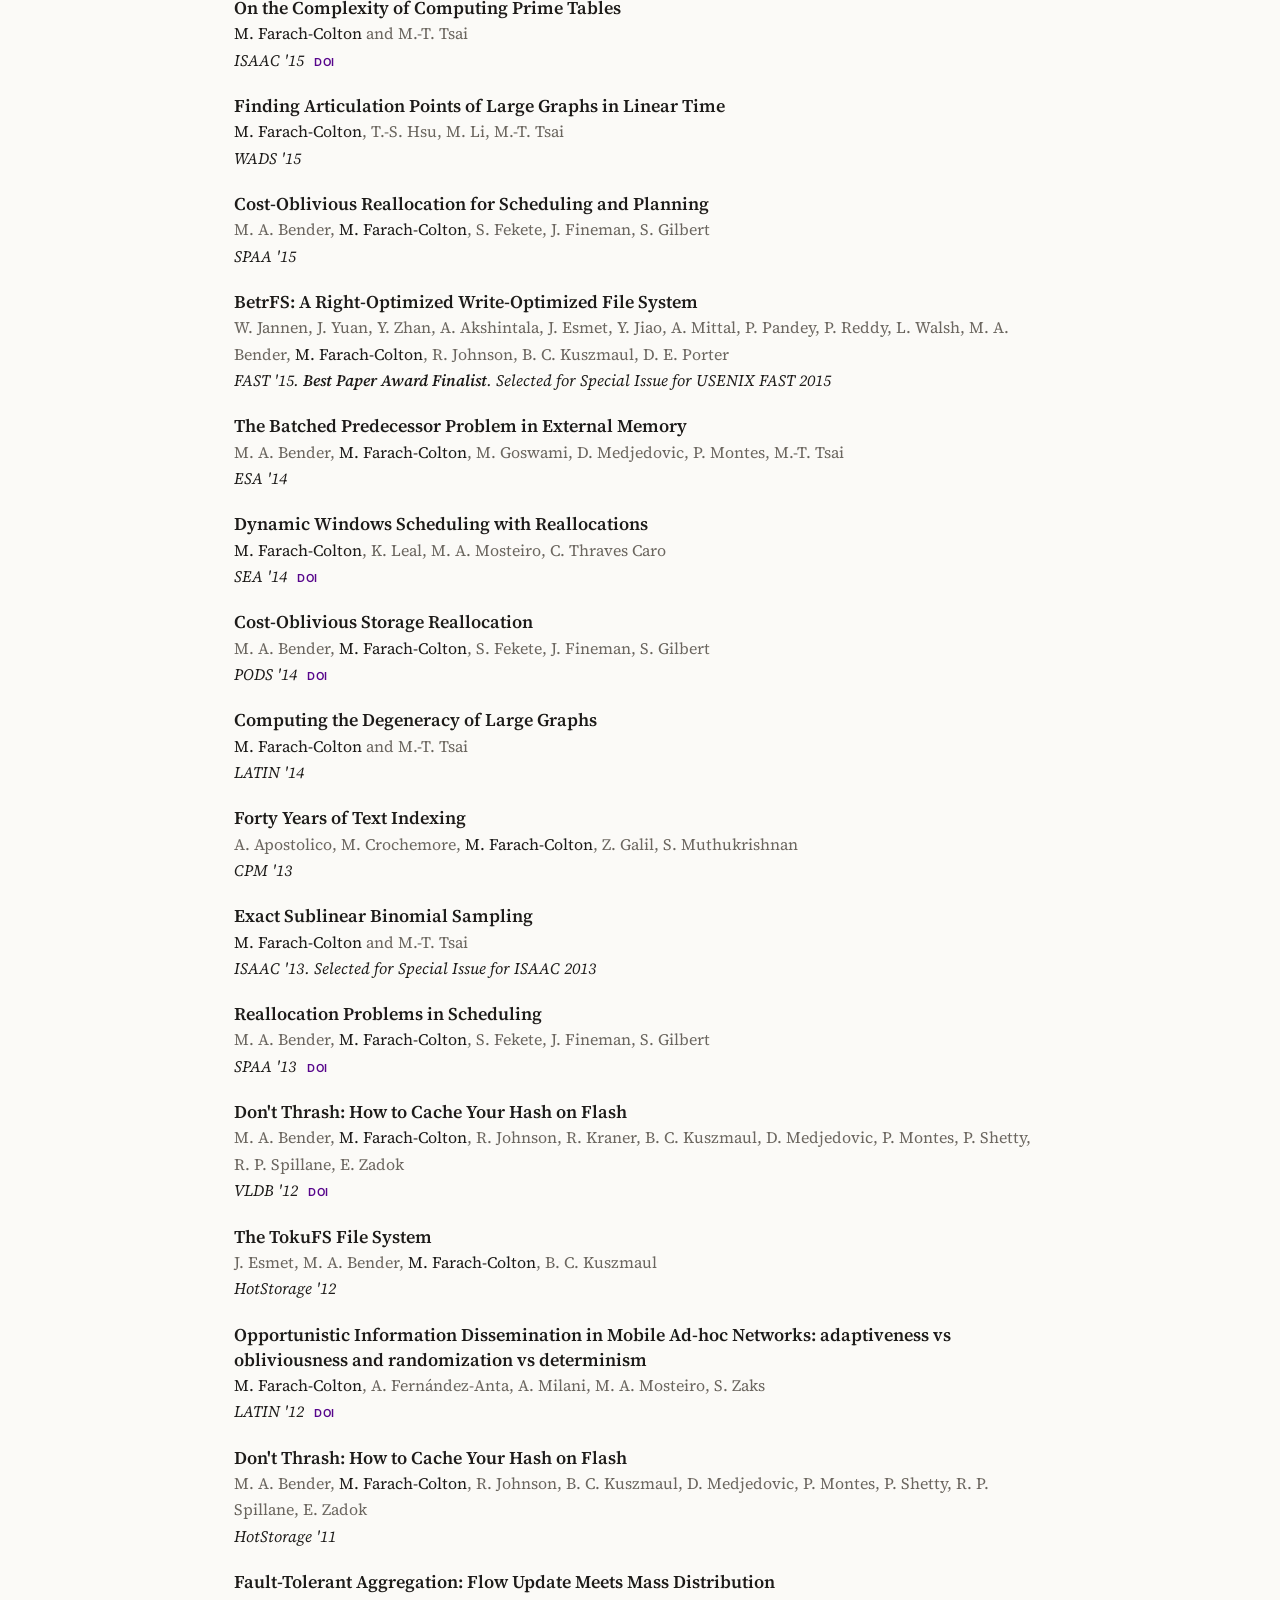
<file: publications.html>
<!doctype html>
<html lang="en">
<head>
<meta charset="utf-8">
<meta name="viewport" content="width=device-width, initial-scale=1">
<title>Publications · Martín Farach-Colton</title>
<meta name="description" content="Publications of Martín Farach-Colton.">
<link rel="preconnect" href="https://fonts.googleapis.com">
<link rel="preconnect" href="https://fonts.gstatic.com" crossorigin>
<link href="https://fonts.googleapis.com/css2?family=Inter:wght@400;600&family=Source+Serif+4:ital,opsz,wght@0,8..60,400;0,8..60,600;1,8..60,400&display=swap" rel="stylesheet">
<link rel="stylesheet" href="style.css">
</head>
<body>
<header class="site">
  <div class="wrap">
    <a class="brand" href="./">Martín Farach-Colton</a>
    <nav>
      <a href="./">Home</a>
      <a href="./#group">Group</a>
      <a href="publications.html" aria-current="page">Publications</a>
      <a href="cv.pdf">CV</a>
    </nav>
  </div>
</header>

<main class="wrap">
  <h1 class="page-title">Publications</h1>
  <p class="lede">65 journal articles and 146 conference papers. Titles link to a free copy where one is available.
    Also on <a href="https://scholar.google.com/citations?user=2uHUSa8AAAAJ">Google Scholar</a> and
    <a href="https://dblp.org/pid/f/MartinFarachColton">dblp</a>.</p>

  <div class="pubtools">
    <input id="q" type="search" placeholder="Filter by title, author, venue, or year" aria-label="Filter publications">
    <div class="seg" role="group" aria-label="Publication type">
      <button type="button" data-show="all" aria-pressed="true">All</button>
      <button type="button" data-show="journal" aria-pressed="false">Journal</button>
      <button type="button" data-show="conference" aria-pressed="false">Conference</button>
    </div>
  </div>

<section class="year" id="journal"><h2>Journal Articles <span class="count">(65)</span></h2>
<ol class="pubs">
<li><span class="ptitle"><a href="https://dl.acm.org/doi/pdf/10.1145/3810240">History-Independent Dynamic Partitioning with Applications to B-Trees, Skip Lists and Fusion Trees</a></span><span class="pauthors">M. A. Bender, <span class="me">M. Farach-Colton</span>, M. T. Goodrich, H. Komlós</span><span class="pvenue"><em>TODS</em> 52(1):1–30, 2026. Selected for Special Issue of ACM Transactions on Database Systems, Best of PODS 2024 <a class="plink" href="https://doi.org/10.1145/3810240">doi</a></span></li>
<li><span class="ptitle"><a href="https://dl.acm.org/doi/pdf/10.1145/3786324">Mitigating False Positives in Filters: to Adapt or to Cache</a></span><span class="pauthors">M. A. Bender, R. Das, <span class="me">M. Farach-Colton</span>, T. M. Mo, D. Tench, Y. P. Wang</span><span class="pvenue"><em>TODS</em> 51(3):17:1–17:32, 2026 <a class="plink" href="https://doi.org/10.1145/3786324">doi</a></span></li>
<li><span class="ptitle"><a href="https://arxiv.org/pdf/2111.12800">Tiny Pointers</a></span><span class="pauthors">M. A. Bender, A. Conway, <span class="me">M. Farach-Colton</span>, W. Kuszmaul, G. Tagliavini</span><span class="pvenue"><em>TALG</em> 21(4):38:1–38:43, 2025. Selected for Special Issue for SODA 2023 <a class="plink" href="https://doi.org/10.1145/3700594">doi</a></span></li>
<li><span class="ptitle"><a href="https://arxiv.org/pdf/2207.10556">Tight Bounds for Monotone Minimal Perfect Hashing</a></span><span class="pauthors">S. Assadi, <span class="me">M. Farach-Colton</span>, W. Kuszmaul</span><span class="pvenue"><em>TALG</em> 21(4):36:1–36:23, 2025. Selected for Special Issue for SODA 2023 <a class="plink" href="https://doi.org/10.1145/3677608">doi</a></span></li>
<li><span class="ptitle"><a href="https://dl.acm.org/doi/pdf/10.1145/3737700">Paging and the Address-Translation Problem</a></span><span class="pauthors">M. A. Bender, A. Bhattacharjee, A. Conway, <span class="me">M. Farach-Colton</span>, R. Johnson, S. Kannan, W. Kuszmaul, N. Mukherjee, D. E. Porter, G. Tagliavini, J. Vorobyeva, E. T. West</span><span class="pvenue"><em>TALG</em> 21(4):43:1–43:22, 2025 <a class="plink" href="https://doi.org/10.1145/3737700">doi</a></span></li>
<li><span class="ptitle"><a href="https://dl.acm.org/doi/pdf/10.1145/3733620.3733625">History-Independent Dynamic Partitioning: Operation-Order Privacy in Ordered Data Structures</a></span><span class="pauthors">M. A. Bender, <span class="me">M. Farach-Colton</span>, M. T. Goodrich, H. Komlós</span><span class="pvenue"><em>SIGMOD Record</em> 54(1):17–26, 2025. <strong>ACM SIGMOD Research Highlight Award</strong> <a class="plink" href="https://doi.org/10.1145/3733620.3733625">doi</a></span></li>
<li><span class="ptitle"><a href="https://arxiv.org/pdf/2203.02763">Online List Labeling: Breaking the <i>log² n</i> Barrier</a></span><span class="pauthors">M. A. Bender, A. Conway, <span class="me">M. Farach-Colton</span>, H. Komlós, W. Kuszmaul, N. Wein</span><span class="pvenue"><em>SICOMP</em> 54(5):S22–S60, 2025. Selected for Special Issue for FOCS 2022 <a class="plink" href="https://doi.org/10.1137/22m1534468">doi</a></span></li>
<li><span class="ptitle"><a href="https://doi.org/10.1109/mm.2024.3409181">Mosaic Pages: Big TLB Reach with Small Pages</a></span><span class="pauthors">K. Gosakan, J. Han, W. Kuszmaul, I. Mubarek, N. Mukherjee, G. Tagliavini, E. T. West, M. A. Bender, A. Bhattacharjee, A. Conway, <span class="me">M. Farach-Colton</span>, J. Gandhi, R. Johnson, S. Kannan, D. E. Porter</span><span class="pvenue"><em>IEEE Micro</em> 44(4):52–59, 2024. Selected for <strong>IEEE Micro Top Picks</strong></span></li>
<li><span class="ptitle"><a href="https://escholarship.org/content/qt7295h624/qt7295h624.pdf">GraphZeppelin: How to Find Connected Components (Even When Graphs Are Dense, Dynamic, and Massive)</a></span><span class="pauthors">D. Tench, E. T. West, V. Zhang, M. A. Bender, A. Chowdhury, J. A. Dellas, <span class="me">M. Farach-Colton</span>, T. Seip, K. Zhang</span><span class="pvenue"><em>TODS</em> 49(3):9:1–9:31, 2024 <a class="plink" href="https://doi.org/10.1145/3643846">doi</a></span></li>
<li><span class="ptitle"><a href="https://arxiv.org/pdf/2109.04548">Iceberg Hashing: Optimizing Many Hash-Table Criteria at Once</a></span><span class="pauthors">M. A. Bender, A. Conway, <span class="me">M. Farach-Colton</span>, W. Kuszmaul, G. Tagliavini</span><span class="pvenue"><em>JACM</em> 70(6):40:1–40:51, 2023 <a class="plink" href="https://doi.org/10.1145/3625817">doi</a></span></li>
<li><span class="ptitle"><a href="https://doi.org/10.1007/s10586-021-03463-5">Using Advanced Data Structures to Enable Responsive Security Monitoring</a></span><span class="pauthors">J. Vorobyeva, D. DeLayo, M. A. Bender, <span class="me">M. Farach-Colton</span>, P. Pandey, C. A. Phillips, S. Singh, E. D. Thomas, T. M. Kroeger</span><span class="pvenue"><em>Cluster Computing</em> 25(4):2893–2914, 2022. Selected for Special Issue on “Innovating the Network for Data-Intensive Science”</span></li>
<li><span class="ptitle"><a href="https://doi.org/10.1145/3472392">Timely Reporting of Heavy Hitters using External Memory</a></span><span class="pauthors">M. A. Bender, J. W. Berry, <span class="me">M. Farach-Colton</span>, R. Johnson, T. M. Kroeger, P. Pandey, C. A. Phillips, S. Singh</span><span class="pvenue"><em>TODS</em> 46(4):14:1–14:35, 2021. Selected for Special Issue of ACM Transactions on Database Systems, Best of SIGMOD 2020</span></li>
<li><span class="ptitle"><a href="https://arxiv.org/pdf/1404.1087">Dynamic Windows Scheduling with Reallocation</a></span><span class="pauthors"><span class="me">M. Farach-Colton</span>, K. Leal, M. A. Mosteiro, C. Thraves Caro</span><span class="pvenue"><em>JEA</em> 26:1.11:1–1.11:19, 2021 <a class="plink" href="https://doi.org/10.1145/3462208">doi</a></span></li>
<li><span class="ptitle"><a href="https://doi.org/10.1145/3470635">External-Memory Dictionaries in the Affine and PDAM Models</a></span><span class="pauthors">M. A. Bender, A. Conway, <span class="me">M. Farach-Colton</span>, W. Jannen, Y. Jiao, R. Johnson, E. Knorr, S. McAllister, N. Mukherjee, P. Pandey, D. E. Porter, J. Yuan, Y. Zhan</span><span class="pvenue"><em>TOPC</em> 8(3):15:1–15:20, 2021. Selected for Special Issue for SPAA 2019</span></li>
<li><span class="ptitle"><a href="https://doi.org/10.1145/3423495">Copy-on-Abundant-Write for Nimble File System Clones</a></span><span class="pauthors">Y. Zhan, A. Conway, Y. Jiao, N. Mukherjee, I. Groombridge, M. A. Bender, <span class="me">M. Farach-Colton</span>, W. Jannen, R. Johnson, D. E. Porter, J. Yuan</span><span class="pvenue"><em>TOS</em> 17(1):5:1–5:27, 2021. Selected for Special Section for USENIX FAST 2020</span></li>
<li><span class="ptitle"><a href="https://dl.acm.org/doi/pdf/10.1145/3241061">Efficient directory mutations in a full-path indexed file system</a></span><span class="pauthors">Y. Zhan, A. Conway, Y. Jiao, E. Knorr, M. A. Bender, <span class="me">M. Farach-Colton</span>, W. Jannen, R. Johnson, D. E. Porter, J. Yuan</span><span class="pvenue"><em>TOS</em> 14(3):22:1–22:27, 2018. Selected for Special Issue for USENIX FAST 2018 <a class="plink" href="https://doi.org/10.1145/3241061">doi</a></span></li>
<li><span class="ptitle"><a href="https://cdr.lib.unc.edu/downloads/gq67k690v">Writes Wrought Right, and Other Adventures in File System Optimization</a></span><span class="pauthors">J. Yuan, Y. Zhan, W. Jannen, P. Pandey, A. Akshintala, K. Chandnani, P. Deo, Z. Kasheff, L. Walsh, M. A. Bender, <span class="me">M. Farach-Colton</span>, R. Johnson, B. C. Kuszmaul, D. E. Porter</span><span class="pvenue"><em>TOS</em> 13(1):3:1–3:26, 2017. Selected for Special Issue for USENIX FAST 2016 <a class="plink" href="https://doi.org/10.1145/3032969">doi</a></span></li>
<li><span class="ptitle"><a href="https://arxiv.org/pdf/1404.2019">Cost-Oblivious Reallocation</a></span><span class="pauthors">M. A. Bender, <span class="me">M. Farach-Colton</span>, S. Fekete, J. Fineman, S. Gilbert</span><span class="pvenue"><em>TALG</em> 13(3):38:1–38:20, 2017 <a class="plink" href="https://doi.org/10.1145/3070693">doi</a></span></li>
<li><span class="ptitle"><a href="https://arxiv.org/pdf/1109.4373">Fault-Tolerant Aggregation: Flow Update Meets Mass Distribution</a></span><span class="pauthors">P. S. Almeida, C. Baquero, <span class="me">M. Farach-Colton</span>, P. Jesus, M. A. Mosteiro</span><span class="pvenue"><em>Distrib. Comput.</em> 30(4):281–291, 2017 <a class="plink" href="https://doi.org/10.1007/s00446-016-0288-5">doi</a></span></li>
<li><span class="ptitle"><a href="https://doi.org/10.1145/2810036">40 Years of Suffix Trees</a></span><span class="pauthors">A. Apostolico, M. Crochemore, <span class="me">M. Farach-Colton</span>, Z. Galil, S. Muthukrishnan</span><span class="pvenue"><em>CACM</em> 59(4):66–73, 2016</span></li>
<li><span class="ptitle"><a href="https://doi.org/10.1007/s00453-015-0077-8">Exact Sublinear Binomial Sampling</a></span><span class="pauthors"><span class="me">M. Farach-Colton</span> and M.-T. Tsai</span><span class="pvenue"><em>Algorithmica</em> 73(4):637–651, 2015. Selected for Special Issue for ISAAC 2013</span></li>
<li><span class="ptitle"><a href="https://doi.org/10.1007/s00453-014-9905-5">Initializing Sensor Networks of Non-uniform Density in the Weak Sensor Model</a></span><span class="pauthors"><span class="me">M. Farach-Colton</span> and M. A. Mosteiro</span><span class="pvenue"><em>Algorithmica</em> 73(1):87–114, 2015</span></li>
<li><span class="ptitle"><a href="https://dl.acm.org/doi/pdf/10.1145/2798729">BetrFS: A Right-Optimized Write-Optimized File System</a></span><span class="pauthors">W. Jannen, J. Yuan, Y. Zhan, A. Akshintala, J. Esmet, Y. Jiao, A. Mittal, P. Pandey, P. Reddy, L. Walsh, M. A. Bender, <span class="me">M. Farach-Colton</span>, R. Johnson, B. C. Kuszmaul, D. E. Porter</span><span class="pvenue"><em>TOS</em> 11(4):18:1–18:29, 2015. Selected for Special Issue for USENIX FAST 2015 <a class="plink" href="https://doi.org/10.1145/2798729">doi</a></span></li>
<li><span class="ptitle"><a href="https://arxiv.org/pdf/1305.6555">Reallocation Problems in Scheduling</a></span><span class="pauthors">M. A. Bender, <span class="me">M. Farach-Colton</span>, S. Fekete, J. Fineman, S. Gilbert</span><span class="pvenue"><em>Algorithmica</em> 73(2):389–409, 2015 <a class="plink" href="https://doi.org/10.1007/s00453-014-9930-4">doi</a></span></li>
<li><span class="ptitle"><a href="https://www.sciencedirect.com/science/article/pii/S0304397512010730/pdf">Optimal Memory-aware Sensor Network Gossiping</a></span><span class="pauthors"><span class="me">M. Farach-Colton</span>, A. Fernández-Anta, M. A. Mosteiro</span><span class="pvenue"><em>TCS</em> 472:60–80, 2013 <a class="plink" href="https://doi.org/10.1016/j.tcs.2012.11.030">doi</a></span></li>
<li><span class="ptitle"><a href="https://doi.org/10.1145/1597036.1597040">Bootstrapping a Hop-optimal Network in the Weak Sensor Model</a></span><span class="pauthors"><span class="me">M. Farach-Colton</span>, R. J. Fernandes, M. A. Mosteiro</span><span class="pvenue"><em>TALG</em> 5(4):37:1–37:30, 2009</span></li>
<li><span class="ptitle"><a href="https://arxiv.org/pdf/cs/0509069">Fast and Compact Regular Expression Matching</a></span><span class="pauthors">P. Bille and <span class="me">M. Farach-Colton</span></span><span class="pvenue"><em>TCS</em> 409(3):486–496, 2008 <a class="plink" href="https://doi.org/10.1016/j.tcs.2008.08.042">doi</a></span></li>
<li><span class="ptitle"><a href="https://doi.org/10.1145/1383369.1383377">Ordinal Embeddings of Minimum Relaxation: General Properties, Trees, and Ultrametrics</a></span><span class="pauthors">N. Alon, M. Bădoiu, E. Demaine, <span class="me">M. Farach-Colton</span>, M. Hajiaghayi, A. Sidiropoulos</span><span class="pvenue"><em>TALG</em> 4(4):46:1–46:21, 2008</span></li>
<li><span class="ptitle"><a href="https://doi.org/10.1016/j.jcss.2007.03.007">Optimal spaced seeds for faster approximate string matching</a></span><span class="pauthors"><span class="me">M. Farach-Colton</span>, G. Landau, C. Şahinalp, D. Tsur</span><span class="pvenue"><em>JCSS</em> 73(7):1035–1044, 2007 <a class="plink" href="https://doi.org/10.1016/j.jcss.2007.03.007">doi</a></span></li>
<li><span class="ptitle"><a href="https://arxiv.org/pdf/cs/0407003">Insertion Sort is <i>O(n log n)</i></a></span><span class="pauthors">M. A. Bender, <span class="me">M. Farach-Colton</span>, M. A. Mosteiro</span><span class="pvenue"><em>ToCS</em> 39(3):391–397, 2006. Selected for Special Issue for FUN 2004 <a class="plink" href="https://doi.org/10.1007/s00224-005-1237-z">doi</a></span></li>
<li><span class="ptitle"><a href="https://doi.org/10.1007/s00357-006-0005-3">On the Complexity of Ordinal Clustering</a></span><span class="pauthors"><span class="me">M. Farach-Colton</span> and R. Shah</span><span class="pvenue"><em>J. Classif.</em> 23(1):79–102, 2006</span></li>
<li><span class="ptitle"><a href="https://doi.org/10.1016/j.jalgor.2005.08.001">All-Pairs Lowest Common Ancestors in Trees and Directed Acyclic Graphs</a></span><span class="pauthors">M. A. Bender, <span class="me">M. Farach-Colton</span>, G. Pemmasani, S. Skiena, P. Sumazin</span><span class="pvenue"><em>J. Algorithms</em> 57(2):75–94, 2005</span></li>
<li><span class="ptitle"><a href="https://doi.org/10.1137/s0097539701389956">Cache-Oblivious B-Trees</a></span><span class="pauthors">M. A. Bender, E. Demaine, <span class="me">M. Farach-Colton</span></span><span class="pvenue"><em>SICOMP</em> 35(2):341–358, 2005</span></li>
<li><span class="ptitle"><a href="https://doi.org/10.1016/s0304-3975(03)00400-6">Finding Frequent Items in Data Streams</a></span><span class="pauthors">M. Charikar, K. Chen, <span class="me">M. Farach-Colton</span></span><span class="pvenue"><em>TCS</em> 312(1):3–15, 2004 <a class="plink" href="https://doi.org/10.1016/s0304-3975(03)00400-6">doi</a></span></li>
<li><span class="ptitle"><a href="https://doi.org/10.1016/j.tcs.2003.05.002">The Level Ancestor Problem Simplified</a></span><span class="pauthors">M. A. Bender and <span class="me">M. Farach-Colton</span></span><span class="pvenue"><em>TCS</em> 321(1):5–12, 2004 <a class="plink" href="https://doi.org/10.1016/j.tcs.2003.05.002">doi</a></span></li>
<li><span class="ptitle"><a href="https://doi.org/10.1023/A:1022183530114">Randomization, Rigor and Persuasiveness in Proofs</a></span><span class="pauthors">C. Womack and <span class="me">M. Farach</span></span><span class="pvenue"><em>Synthese</em> 134(1–2):71–84, 2003</span></li>
<li><span class="ptitle"><a href="https://arxiv.org/pdf/cs/0302005">Barnacle: An Assembly Algorithm for Clone-based Sequences of Whole Genomes</a></span><span class="pauthors">V. Choi and <span class="me">M. Farach-Colton</span></span><span class="pvenue"><em>Gene</em> 320:165–176, 2003 <a class="plink" href="https://doi.org/10.1016/s0378-1119(03)00825-4">doi</a></span></li>
<li><span class="ptitle"><a href="https://doi.org/10.1007/s00453-001-0119-2">Fast, Fair and Frugal Bandwidth Allocation in ATM Networks</a></span><span class="pauthors">Y. Bartal, <span class="me">M. Farach-Colton</span>, S. Yooseph, L. Zhang</span><span class="pvenue"><em>Algorithmica</em> 33(3):272–286, 2002</span></li>
<li><span class="ptitle"><a href="https://doi.org/10.1137/s0097539796313477">An <i>O(n log n)</i> Algorithm for the Maximum Agreement Subtree Problem for Binary Trees</a></span><span class="pauthors">R. Cole, <span class="me">M. Farach-Colton</span>, R. Hariharan, T. Przytycka, M. Thorup</span><span class="pvenue"><em>SICOMP</em> 30(5):1385–1404, 2000</span></li>
<li><span class="ptitle"><a href="https://doi.org/10.1006/jagm.2000.1095">On Local Register Allocation</a></span><span class="pauthors"><span class="me">M. Farach-Colton</span> and V. Liberatore</span><span class="pvenue"><em>J. Algorithms</em> 37(1):37–65, 2000</span></li>
<li><span class="ptitle"><a href="https://doi.org/10.1089/106652700750050871">Notung: Dating gene duplications using gene family trees</a></span><span class="pauthors">K. Chen, D. Durand, <span class="me">M. Farach-Colton</span></span><span class="pvenue"><em>JCB</em> 7(3–4):429–447, 2000</span></li>
<li><span class="ptitle"><a href="https://dl.acm.org/doi/pdf/10.1145/355541.355547">On the Sorting-Complexity of Suffix Tree Construction</a></span><span class="pauthors"><span class="me">M. Farach-Colton</span>, P. Ferragina, S. Muthukrishnan</span><span class="pvenue"><em>JACM</em> 47(6):987–1011, 2000 <a class="plink" href="https://doi.org/10.1145/355541.355547">doi</a></span></li>
<li><span class="ptitle"><a href="https://dl.acm.org/doi/pdf/10.1145/320211.320212">Efficient Algorithms for Inverting Evolution</a></span><span class="pauthors"><span class="me">M. Farach</span> and S. Kannan</span><span class="pvenue"><em>JACM</em> 46(4):437–449, 1999 <a class="plink" href="https://doi.org/10.1145/320211.320212">doi</a></span></li>
<li><span class="ptitle"><a href="https://doi.org/10.1137/s0097539795296334">On the Approximability of Numerical Taxonomy (Fitting Distances by Tree Metrics)</a></span><span class="pauthors">R. Agarwala, V. Bafna, <span class="me">M. Farach</span>, M. Paterson, M. Thorup</span><span class="pvenue"><em>SICOMP</em> 28(3):1073–1085, 1999</span></li>
<li><span class="ptitle"><a href="https://doi.org/10.1006/inco.1998.2705">Optimal Parallel Two Dimensional Text Searching on a CREW PRAM</a></span><span class="pauthors">A. Amir, G. Benson, <span class="me">M. Farach</span></span><span class="pvenue"><em>Inf. Comput.</em> 144(1):1–17, 1998 <a class="plink" href="https://doi.org/10.1006/inco.1998.2705">doi</a></span></li>
<li><span class="ptitle"><a href="https://doi.org/10.1007/pl00009202">String Matching in Lempel-Ziv Compressed Strings</a></span><span class="pauthors"><span class="me">M. Farach</span> and M. Thorup</span><span class="pvenue"><em>Algorithmica</em> 20(4):388–404, 1998</span></li>
<li><span class="ptitle"><a href="https://doi.org/10.1016/s0020-0190(96)00182-2">Optimal Parallel Randomized Renaming</a></span><span class="pauthors"><span class="me">M. Farach</span> and S. Muthukrishnan</span><span class="pvenue"><em>IPL</em> 61(1):7–10, 1997</span></li>
<li><span class="ptitle"><a href="https://doi.org/10.1137/s0097539794262422">Sparse Dynamic Programming for Evolutionary Tree Comparison</a></span><span class="pauthors"><span class="me">M. Farach</span> and M. Thorup</span><span class="pvenue"><em>SICOMP</em> 26(1):210–230, 1997</span></li>
<li><span class="ptitle"><a href="https://doi.org/10.1006/jagm.1997.0860">Optimal Two Dimensional Compressed Matching</a></span><span class="pauthors">A. Amir, G. Benson, <span class="me">M. Farach</span></span><span class="pvenue"><em>J. Algorithms</em> 24(2):354–379, 1997</span></li>
<li><span class="ptitle"><a href="https://doi.org/10.1089/cmb.1997.4.157">Recognizing Circular Decomposable Metrics</a></span><span class="pauthors"><span class="me">M. Farach</span></span><span class="pvenue"><em>JCB</em> 4(2):157–162, 1997</span></li>
<li><span class="ptitle"><a href="https://doi.org/10.1089/cmb.1997.4.275">Local Rules for Protein Folding on the Triangular Lattice and Generalized Hydrophobicity in the HP Model</a></span><span class="pauthors">R. Agarwala, S. Batzoglou, V. Dančík, S. Decatur, <span class="me">M. Farach</span>, S. Hannenhalli, S. Muthukrishnan, S. Skiena</span><span class="pvenue"><em>JCB</em> 4(3):275–296, 1997</span></li>
<li><span class="ptitle"><a href="https://doi.org/10.1089/cmb.1997.4.547">Numerical Taxonomy on Data: Experimental Results</a></span><span class="pauthors">J. Cohen and <span class="me">M. Farach</span></span><span class="pvenue"><em>JCB</em> 4(4):547–558, 1997</span></li>
<li><span class="ptitle"><a href="https://doi.org/10.1006/jcss.1996.0023">Let Sleeping Files Lie: Pattern Matching in Z-compressed Files</a></span><span class="pauthors">A. Amir, G. Benson, <span class="me">M. Farach</span></span><span class="pvenue"><em>JCSS</em> 52(2):299–307, 1996 <a class="plink" href="https://doi.org/10.1006/jcss.1996.0023">doi</a></span></li>
<li><span class="ptitle"><a href="https://doi.org/10.1016/0020-0190(95)00110-x">On the Agreement of Many Trees</a></span><span class="pauthors"><span class="me">M. Farach</span>, T. Przytycka, M. Thorup</span><span class="pvenue"><em>IPL</em> 55(6):297–301, 1995</span></li>
<li><span class="ptitle"><a href="https://doi.org/10.1006/inco.1995.1155">Fast Comparison of Evolutionary Trees</a></span><span class="pauthors"><span class="me">M. Farach</span> and M. Thorup</span><span class="pvenue"><em>Inf. Comput.</em> 123(1):29–37, 1995 <a class="plink" href="https://doi.org/10.1006/inco.1995.1155">doi</a></span></li>
<li><span class="ptitle"><a href="https://doi.org/10.1006/inco.1995.1090">Improved Dynamic Dictionary Matching</a></span><span class="pauthors">A. Amir, <span class="me">M. Farach</span>, R. Idury, H. La Poutré, A. Schäffer</span><span class="pvenue"><em>Inf. Comput.</em> 119(2):258–282, 1995 <a class="plink" href="https://doi.org/10.1006/inco.1995.1090">doi</a></span></li>
<li><span class="ptitle"><a href="https://doi.org/10.1006/inco.1995.1047">Efficient 2-dimensional Approximate Matching of Half-rectangular Figures</a></span><span class="pauthors">A. Amir and <span class="me">M. Farach</span></span><span class="pvenue"><em>Inf. Comput.</em> 118(1):1–11, 1995 <a class="plink" href="https://doi.org/10.1006/inco.1995.1047">doi</a></span></li>
<li><span class="ptitle"><a href="https://doi.org/10.1007/bf01188585">A Robust Model for Finding Optimal Evolutionary Trees</a></span><span class="pauthors"><span class="me">M. Farach</span>, S. Kannan, T. Warnow</span><span class="pvenue"><em>Algorithmica</em> 13(1–2):155–179, 1995. Special Issue on Computational Biology</span></li>
<li><span class="ptitle"><a href="https://doi.org/10.1016/0020-0190(94)90086-8">Alphabet Dependence in Parameterized Matching</a></span><span class="pauthors">A. Amir, <span class="me">M. Farach</span>, S. Muthukrishnan</span><span class="pvenue"><em>IPL</em> 49(3):111–115, 1994</span></li>
<li><span class="ptitle"><a href="https://doi.org/10.1016/s0022-0000(05)80047-9">Dynamic Dictionary Matching</a></span><span class="pauthors">A. Amir, <span class="me">M. Farach</span>, R. Giancarlo, Z. Galil, K. Park</span><span class="pvenue"><em>JCSS</em> 49(2):208–222, 1994 <a class="plink" href="https://doi.org/10.1016/s0022-0000(05)80047-9">doi</a></span></li>
<li><span class="ptitle"><a href="https://doi.org/10.1137/s0097539792226321">An Alphabet Independent Approach to Two Dimensional Pattern Matching</a></span><span class="pauthors">A. Amir, G. Benson, <span class="me">M. Farach</span></span><span class="pvenue"><em>SICOMP</em> 23(2):313–323, 1994</span></li>
<li><span class="ptitle"><a href="https://doi.org/10.1016/0020-0190(92)90206-b">Two Dimensional Dictionary Matching</a></span><span class="pauthors">A. Amir and <span class="me">M. Farach</span></span><span class="pvenue"><em>IPL</em> 44(5):233–239, 1992</span></li>
<li><span class="ptitle"><a href="https://doi.org/10.1016/0020-0190(91)90056-n">Optimal Superprimitivity Testing for Strings</a></span><span class="pauthors">A. Apostolico, <span class="me">M. Farach</span>, C. Iliopoulos</span><span class="pvenue"><em>IPL</em> 39(1):17–20, 1991</span></li>
<li><span class="ptitle"><a href="https://doi.org/10.1007/bf01531057">Efficient Matching of Nonrectangular Shapes</a></span><span class="pauthors">A. Amir and <span class="me">M. Farach</span></span><span class="pvenue"><em>Ann. Math. Artif. Intell.</em> 4:211–224, 1991</span></li>
<li><span class="ptitle"><a href="https://doi.org/10.1080/09528138908953695">Generating Plausible Diagnostic Hypotheses with Self-processing Causal Networks</a></span><span class="pauthors">J. Wald, <span class="me">M. Farach</span>, M. Tagamets, J. Reggia</span><span class="pvenue"><em>J. Exp. Theor. Artif. Intell.</em> 1(2):91–112, 1989</span></li>
</ol></section>
<section class="year" id="conference"><h2>Conference Papers <span class="count">(146)</span></h2>
<ol class="pubs">
<li><span class="ptitle">Popcorning: Repurposing Write-Optimization Buffers for Faster Queries</span><span class="pauthors">P. Afshani, M. A. Bender, P. Bille, A. Conway, <span class="me">M. Farach-Colton</span>, J. Fineman, M. T. Goodrich, I. Gørtz, J. Iacono, R. Johnson, H. Komlós, W. Kuszmaul, R. Silver, R. Tarjan, S. Tarnow, R. Zhou</span><span class="pvenue"><em>PODS '27</em></span></li>
<li><span class="ptitle"><a href="https://arxiv.org/pdf/2608.28462">Tight Bounds for Memory Allocation With and Without Request Fragmentation</a></span><span class="pauthors">M. A. Bender, A. Conway, <span class="me">M. Farach-Colton</span>, H. Komlós, W. Kuszmaul, N. Wein</span><span class="pvenue"><em>SODA '27</em></span></li>
<li><span class="ptitle"><a href="https://arxiv.org/pdf/2610.38205">Fast Sparse <i>α</i>-Navigable Graph Construction with Improved Resource Augmentation</a></span><span class="pauthors">A. Conway, L. Dhulipala, <span class="me">M. Farach-Colton</span>, B. Landrum, C. Musco, Y. Shechter, T. Suel, R. Wen</span><span class="pvenue"><em>SODA '27</em></span></li>
<li><span class="ptitle"><a href="https://doi.org/10.1145/3816782.3819205">The Local/Global Disk Problem: How to Use Shared High-Bandwidth Storage Economically</a></span><span class="pauthors">M. A. Bender, P. Bille, <span class="me">M. Farach-Colton</span>, J. Fineman, I. Gørtz, M. T. Goodrich, H. Komlós, B. C. Kuszmaul, W. Kuszmaul, R. Silver, T. Veldhuizen, R. Zhou</span><span class="pvenue"><em>SPAA '26</em>. <strong>Outstanding Paper Award</strong></span></li>
<li><span class="ptitle"><a href="https://arxiv.org/pdf/2604.14530">Fast Concurrent Primitives Despite Contention</a></span><span class="pauthors">M. A. Bender, G. Blelloch, <span class="me">M. Farach-Colton</span>, R. Zhou, R. Johnson, R. Oshman, Y. Hu</span><span class="pvenue"><em>SPAA '26</em> <a class="plink" href="https://doi.org/10.1145/3816782.3819207">doi</a></span></li>
<li><span class="ptitle"><a href="https://doi.org/10.1145/3798129.3800823">Greedy Open Addressing Revisited: Beyond Yao's Lower Bound</a></span><span class="pauthors">A. Krapivin, <span class="me">M. Farach-Colton</span>, W. Kuszmaul</span><span class="pvenue"><em>STOC '26</em></span></li>
<li><span class="ptitle"><a href="https://dl.acm.org/doi/pdf/10.1145/3786629">Breadcrumb Filters: Fast Fully Featured Filters</a></span><span class="pauthors">A. Krapivin, A. Rangarajan, A. Conway, <span class="me">M. Farach-Colton</span>, R. Johnson, P. Pandey</span><span class="pvenue"><em>SIGMOD '26</em> <a class="plink" href="https://doi.org/10.1145/3786629">doi</a></span></li>
<li><span class="ptitle"><a href="https://dl.acm.org/doi/pdf/10.1145/3801894">Bounding the Fragmentation of B-Trees Subject to Batched Insertions</a></span><span class="pauthors">M. A. Bender, A. Bernstein, N. Cao, A. Conway, <span class="me">M. Farach-Colton</span>, H. Komlós, Y. Shechter, N. Wein</span><span class="pvenue"><em>SIGMOD '26</em> <a class="plink" href="https://doi.org/10.1145/3801894">doi</a></span></li>
<li><span class="ptitle"><a href="https://arxiv.org/pdf/2507.13296">Efficiently Constructing Sparse Navigable Graphs</a></span><span class="pauthors">A. Conway, L. Dhulipala, <span class="me">M. Farach-Colton</span>, R. Johnson, B. Landrum, C. Musco, Y. Shechter, T. Suel, R. Wen</span><span class="pvenue"><em>SODA '26</em> <a class="plink" href="https://doi.org/10.1137/1.9781611978971.59">doi</a></span></li>
<li><span class="ptitle"><a href="https://dl.acm.org/doi/pdf/10.1145/3694906.3743303">Don't Melt Your Cache: Low-Associativity with Heat-Sink</a></span><span class="pauthors">M. A. Bender, A. Conway, D. DeLayo, <span class="me">M. Farach-Colton</span>, J. Han, R. Johnson, W. Kuszmaul, E. T. West</span><span class="pvenue"><em>SPAA '25</em>. <strong>Distinguished Paper Award</strong>. Invited for a presentation at IGAFIT Highlights of Algorithms (HALG) 2026 <a class="plink" href="https://doi.org/10.1145/3694906.3743303">doi</a></span></li>
<li><span class="ptitle"><a href="https://escholarship.org/content/qt0hf4z040/qt0hf4z040.pdf">The Case for External Graph Sketching</a></span><span class="pauthors">M. A. Bender, <span class="me">M. Farach-Colton</span>, R. Jacob, H. Komlós, D. Tench, E. T. West</span><span class="pvenue"><em>ACDA '25</em> <a class="plink" href="https://doi.org/10.1137/1.9781611978759.9">doi</a></span></li>
<li><span class="ptitle"><a href="https://escholarship.org/content/qt2339k0f4/qt2339k0f4.pdf">Exploring the Landscape of Distributed Graph Sketching</a></span><span class="pauthors">D. Tench, E. T. West, K. Zhang, M. A. Bender, D. DeLayo, <span class="me">M. Farach-Colton</span>, G. Gill, T. Seip, V. Zhang</span><span class="pvenue"><em>ALENEX '25</em> <a class="plink" href="https://doi.org/10.1137/1.9781611978339.11">doi</a></span></li>
<li><span class="ptitle"><a href="https://arxiv.org/pdf/2503.21016">History-Independent Concurrent Hash Tables</a></span><span class="pauthors">H. Attiya, M. A. Bender, <span class="me">M. Farach-Colton</span>, R. Oshman, N. Schiller</span><span class="pvenue"><em>STOC '25</em> <a class="plink" href="https://doi.org/10.1145/3717823.3718283">doi</a></span></li>
<li><span class="ptitle"><a href="https://dl.acm.org/doi/pdf/10.1145/3677128">Adaptive Quotient Filters</a></span><span class="pauthors">R. Wen, H. McCoy, D. Tench, G. Tagliavini, M. A. Bender, A. Conway, <span class="me">M. Farach-Colton</span>, R. Johnson, P. Pandey</span><span class="pvenue"><em>SIGMOD '25</em> <a class="plink" href="https://doi.org/10.1145/3677128">doi</a></span></li>
<li><span class="ptitle"><a href="https://arxiv.org/pdf/2501.02305">Optimal Bounds for Open Addressing Without Reordering</a></span><span class="pauthors">A. Krapivin, <span class="me">M. Farach-Colton</span>, W. Kuszmaul</span><span class="pvenue"><em>FOCS '24</em> <a class="plink" href="https://doi.org/10.1109/focs61266.2024.00045">doi</a></span></li>
<li><span class="ptitle"><a href="https://arxiv.org/pdf/2405.00807">Nearly Optimal List Labeling</a></span><span class="pauthors">M. A. Bender, A. Conway, <span class="me">M. Farach-Colton</span>, H. Komlós, M. Koucký, W. Kuszmaul, M. Saks</span><span class="pvenue"><em>FOCS '24</em> <a class="plink" href="https://doi.org/10.1109/focs61266.2024.00132">doi</a></span></li>
<li><span class="ptitle"><a href="https://arxiv.org/pdf/2403.14445">History-Independent Concurrent Objects</a></span><span class="pauthors">H. Attiya, M. A. Bender, <span class="me">M. Farach-Colton</span>, R. Oshman, N. Schiller</span><span class="pvenue"><em>PODC '24</em> <a class="plink" href="https://doi.org/10.1145/3662158.3662814">doi</a></span></li>
<li><span class="ptitle"><a href="https://arxiv.org/pdf/2405.12152">A Nearly Quadratic Improvement for Memory Reallocation</a></span><span class="pauthors"><span class="me">M. Farach-Colton</span>, W. Kuszmaul, N. Sheffield, A. Westover</span><span class="pvenue"><em>SPAA '24</em> <a class="plink" href="https://doi.org/10.1145/3626183.3659965">doi</a></span></li>
<li><span class="ptitle"><a href="https://doi.org/10.4230/lipics.fun.2024.3">Snake in Optimal Space and Time</a></span><span class="pauthors">P. Bille, <span class="me">M. Farach-Colton</span>, I. Gørtz, I. van der Hoog</span><span class="pvenue"><em>FUN '24</em> <a class="plink" href="https://doi.org/10.4230/LIPIcs.FUN.2024.3">doi</a></span></li>
<li><span class="ptitle"><a href="https://dl.acm.org/doi/pdf/10.1145/3651609">History-Independent Dynamic Partitioning: Operation-Order Privacy in Ordered Data Structures</a></span><span class="pauthors">M. A. Bender, <span class="me">M. Farach-Colton</span>, M. T. Goodrich, H. Komlós</span><span class="pvenue"><em>PODS '24</em>. <strong>Best Paper Award</strong>. <strong>ACM SIGMOD Research Highlight Award</strong>. Selected for Special Issue of ACM Transactions on Database Systems, Best of PODS 2024. Invited for a presentation at IGAFIT Highlights of Algorithms (HALG) 2026 <a class="plink" href="https://doi.org/10.1145/3651609">doi</a></span></li>
<li><span class="ptitle"><a href="https://arxiv.org/pdf/2404.16623">Layered List Labeling</a></span><span class="pauthors">M. A. Bender, A. Conway, <span class="me">M. Farach-Colton</span>, H. Komlós, W. Kuszmaul</span><span class="pvenue"><em>PODS '24</em> <a class="plink" href="https://doi.org/10.1145/3651602">doi</a></span></li>
<li><span class="ptitle"><a href="https://doi.org/10.1145/3626246.3654681">Beyond Bloom: A Tutorial on Future Feature-Rich Filters</a></span><span class="pauthors">P. Pandey, <span class="me">M. Farach-Colton</span>, N. Dayan, H. Zhang</span><span class="pvenue"><em>SIGMOD '24</em> (Tutorial)</span></li>
<li><span class="ptitle"><a href="https://doi.org/10.1137/1.9781611977936.33">Modern Hashing Made Simple</a></span><span class="pauthors">M. A. Bender, <span class="me">M. Farach-Colton</span>, J. Kuszmaul, W. Kuszmaul</span><span class="pvenue"><em>SOSA '24</em></span></li>
<li><span class="ptitle"><a href="https://arxiv.org/pdf/1803.05001">Graph Ranking and the Cost of Sybil Defense</a></span><span class="pauthors">G. Farach-Colton, <span class="me">M. Farach-Colton</span>, L. A. Goldberg, H. Komlós, J. Lapinskas, R. Levi, M. Medina, M. A. Mosteiro</span><span class="pvenue"><em>EC '23</em> <a class="plink" href="https://doi.org/10.1145/3580507.3597782">doi</a></span></li>
<li><span class="ptitle"><a href="https://arxiv.org/pdf/2304.04954">An Associativity Threshold Phenomenon in Set-Associative Caches</a></span><span class="pauthors">M. A. Bender, R. Das, <span class="me">M. Farach-Colton</span>, G. Tagliavini</span><span class="pvenue"><em>SPAA '23</em> <a class="plink" href="https://doi.org/10.1145/3558481.3591084">doi</a></span></li>
<li><span class="ptitle"><a href="https://arxiv.org/pdf/2304.07109">Optimal Uncoordinated Unique IDs</a></span><span class="pauthors">P. Dillinger, <span class="me">M. Farach-Colton</span>, G. Tagliavini, S. Walzer</span><span class="pvenue"><em>PODS '23</em> <a class="plink" href="https://doi.org/10.1145/3584372.3588674">doi</a></span></li>
<li><span class="ptitle"><a href="https://dspace.mit.edu/bitstream/1721.1/150362/1/3582016.3582021.pdf">Mosaic Pages: Big TLB Reach with Small Pages</a></span><span class="pauthors">K. Gosakan, J. Han, W. Kuszmaul, I. Mubarek, N. Mukherjee, G. Tagliavini, E. T. West, M. A. Bender, A. Bhattacharjee, A. Conway, <span class="me">M. Farach-Colton</span>, J. Gandhi, R. Johnson, S. Kannan, D. E. Porter</span><span class="pvenue"><em>ASPLOS '23</em>. <strong>Distinguished Paper Award</strong>. Selected for <strong>IEEE Micro Top Picks</strong> <a class="plink" href="https://doi.org/10.1145/3582016.3582021">doi</a></span></li>
<li><span class="ptitle"><a href="https://arxiv.org/pdf/2207.10556">Tight Bounds for Monotone Minimal Perfect Hashing</a></span><span class="pauthors">S. Assadi, <span class="me">M. Farach-Colton</span>, W. Kuszmaul</span><span class="pvenue"><em>SODA '23</em>. Selected for Special Issue for SODA 2023 <a class="plink" href="https://doi.org/10.1137/1.9781611977554.ch20">doi</a></span></li>
<li><span class="ptitle"><a href="https://arxiv.org/pdf/2111.12800">Tiny Pointers</a></span><span class="pauthors">M. A. Bender, A. Conway, <span class="me">M. Farach-Colton</span>, W. Kuszmaul, G. Tagliavini</span><span class="pvenue"><em>SODA '23</em>. Selected for Special Issue for SODA 2023 <a class="plink" href="https://doi.org/10.1137/1.9781611977554.ch21">doi</a></span></li>
<li><span class="ptitle"><a href="https://doi.org/10.1137/1.9781611977578.ch3">Analyzing and Implementing GPU Hash Tables</a></span><span class="pauthors">M. A. Awad, S. Ashkiani, S. Porumbescu, <span class="me">M. Farach-Colton</span>, J. D. Owens</span><span class="pvenue"><em>APOCS '23</em></span></li>
<li><span class="ptitle"><a href="https://dl.acm.org/doi/pdf/10.1145/3588727"><span>IcebergHT</span>: High Performance PMEM Hash Tables Through Stability and Low Associativity</a></span><span class="pauthors">P. Pandey, A. Conway, M. A. Bender, J. Durie, <span class="me">M. Farach-Colton</span>, W. Kuszmaul, R. Johnson, G. Tagliavini</span><span class="pvenue"><em>SIGMOD '23</em> <a class="plink" href="https://doi.org/10.1145/3588727">doi</a></span></li>
<li><span class="ptitle"><a href="https://dl.acm.org/doi/pdf/10.1145/3588726">SplinterDB and Maplets: Improving the Tradeoffs in Key-Value Store Compaction Policy</a></span><span class="pauthors">A. Conway, <span class="me">M. Farach-Colton</span>, R. Johnson</span><span class="pvenue"><em>SIGMOD '23</em> <a class="plink" href="https://doi.org/10.1145/3588726">doi</a></span></li>
<li><span class="ptitle"><a href="https://arxiv.org/pdf/2203.02763">Online List Labeling: Breaking the <i>log² n</i> Barrier</a></span><span class="pauthors">M. A. Bender, A. Conway, <span class="me">M. Farach-Colton</span>, H. Komlós, W. Kuszmaul, N. Wein</span><span class="pvenue"><em>FOCS '22</em>. Selected for Special Issue for FOCS 2022. Invited for a presentation at IGAFIT Highlights of Algorithms (HALG) 2023 <a class="plink" href="https://doi.org/10.1109/focs54457.2022.00096">doi</a></span></li>
<li><span class="ptitle"><a href="https://arxiv.org/pdf/2203.14927">GraphZeppelin: Storage-Friendly Sketching for Connected Components on Dynamic Graph Streams</a></span><span class="pauthors">D. Tench, E. T. West, V. Zhang, M. A. Bender, A. Chowdhury, J. A. Dellas, <span class="me">M. Farach-Colton</span>, T. Seip, K. Zhang</span><span class="pvenue"><em>SIGMOD '22</em> <a class="plink" href="https://doi.org/10.1145/3514221.3526146">doi</a></span></li>
<li><span class="ptitle"><a href="https://dspace.mit.edu/bitstream/1721.1/146419/1/3519935.3519969.pdf">On the Optimal Time/Space Tradeoff for Hash Tables</a></span><span class="pauthors">M. A. Bender, <span class="me">M. Farach-Colton</span>, J. Kuszmaul, W. Kuszmaul, M. Liu</span><span class="pvenue"><em>STOC '22</em> <a class="plink" href="https://doi.org/10.1145/3519935.3519969">doi</a></span></li>
<li><span class="ptitle"><a href="https://doi.org/10.1145/3492321.3519571">A Compleat File System for Commodity SSDs</a></span><span class="pauthors">Y. Jiao, S. Bertron, S. Patel, L. Zeller, R. Bennett, N. Mukherjee, M. A. Bender, M. Condict, A. Conway, <span class="me">M. Farach-Colton</span>, X. Ge, W. Jannen, R. Johnson, D. E. Porter, J. Yuan</span><span class="pvenue"><em>EuroSys '22</em>. Artifacts Available, Artifacts Functional, Results Reproducible Badges</span></li>
<li><span class="ptitle"><a href="https://doi.org/10.4230/lipics.itcs.2022.18">What Does Dynamic Optimality Mean in External Memory?</a></span><span class="pauthors">M. A. Bender, <span class="me">M. Farach-Colton</span>, W. Kuszmaul</span><span class="pvenue"><em>ITCS '22</em> <a class="plink" href="https://doi.org/10.4230/LIPIcs.ITCS.2022.18">doi</a></span></li>
<li><span class="ptitle"><a href="https://doi.org/10.1145/3409964.3461814">Paging and the Address Translation Problem</a></span><span class="pauthors">M. A. Bender, A. Bhattacharjee, A. Conway, <span class="me">M. Farach-Colton</span>, R. Johnson, S. Kannan, W. Kuszmaul, N. Mukherjee, D. E. Porter, G. Tagliavini, J. Vorobyeva, E. T. West</span><span class="pvenue"><em>SPAA '21</em></span></li>
<li><span class="ptitle"><a href="https://dl.acm.org/doi/pdf/10.1145/3448016.3452841">Vector Quotient Filters: Overcoming the Time/Space Trade-Off in Filter Design</a></span><span class="pauthors">P. Pandey, A. Conway, J. Durie, M. A. Bender, <span class="me">M. Farach-Colton</span>, R. Johnson</span><span class="pvenue"><em>SIGMOD '21</em> <a class="plink" href="https://doi.org/10.1145/3448016.3452841">doi</a></span></li>
<li><span class="ptitle"><a href="https://doi.org/10.1137/1.9781611976489.2">Mitigating false positives in filters: to adapt or to cache?</a></span><span class="pauthors">M. A. Bender, R. Das, <span class="me">M. Farach-Colton</span>, T. M. Mo, M. Wang</span><span class="pvenue"><em>APOCS '20</em></span></li>
<li><span class="ptitle"><a href="https://www.usenix.org/system/files/atc20-conway.pdf">SplinterDB: Closing the Bandwidth Gap for NVMe Key-Value Stores</a></span><span class="pauthors">A. Conway, A. Gupta, V. Chidambaram, <span class="me">M. Farach-Colton</span>, R. P. Spillane, A. Tai, R. Johnson</span><span class="pvenue"><em>ATC '20</em></span></li>
<li><span class="ptitle"><a href="https://dl.acm.org/doi/pdf/10.1145/3318464.3380598">Timely Reporting of Heavy Hitters using External Memory</a></span><span class="pauthors">M. A. Bender, J. W. Berry, <span class="me">M. Farach-Colton</span>, R. Johnson, T. M. Kroeger, P. Pandey, C. A. Phillips, S. Singh</span><span class="pvenue"><em>SIGMOD '20</em>. Selected for Special Issue of ACM Transactions on Database Systems, Best of SIGMOD 2020. Results Reproduced Badge <a class="plink" href="https://doi.org/10.1145/3318464.3380598">doi</a></span></li>
<li><span class="ptitle"><a href="https://www.usenix.org/system/files/fast20-zhan.pdf">How to Copy Files</a></span><span class="pauthors">Y. Zhan, A. Conway, Y. Jiao, N. Mukherjee, I. Groombridge, M. A. Bender, <span class="me">M. Farach-Colton</span>, W. Jannen, R. Johnson, D. E. Porter, J. Yuan</span><span class="pvenue"><em>FAST '20</em>. <strong>Best Paper Award Finalist</strong>. Selected for Special Section for USENIX FAST 2020. Invited for a summary in USENIX <em>;login:</em></span></li>
<li><span class="ptitle"><a href="https://drops.dagstuhl.de/storage/00lipics/lipics-vol154-stacs2020/LIPIcs.STACS.2020.34/LIPIcs.STACS.2020.34.pdf">Streaming Complexity of Spanning Tree Computation</a></span><span class="pauthors">Y.-J. Chang, <span class="me">M. Farach-Colton</span>, T.-S. Hsu, M.-T. Tsai</span><span class="pvenue"><em>STACS '20</em> <a class="plink" href="https://doi.org/10.4230/LIPIcs.STACS.2020.34">doi</a></span></li>
<li><span class="ptitle"><a href="https://doi.org/10.1137/1.9781611975994.40">Flushing without Cascades</a></span><span class="pauthors">M. A. Bender, R. Das, <span class="me">M. Farach-Colton</span>, R. Johnson, W. Kuszmaul</span><span class="pvenue"><em>SODA '20</em></span></li>
<li><span class="ptitle"><a href="https://doi.org/10.4230/lipics.approx-random.2019.16">Syntactic Separation of Subset Satisfiability Problems</a></span><span class="pauthors">E. Allender, <span class="me">M. Farach-Colton</span>, M.-T. Tsai</span><span class="pvenue"><em>APPROX '19</em> <a class="plink" href="https://doi.org/10.4230/LIPIcs.APPROX-RANDOM.2019.16">doi</a></span></li>
<li><span class="ptitle"><a href="https://www.usenix.org/system/files/hotstorage19-paper-conway.pdf">Filesystem Aging: It's more Usage than Fullness</a></span><span class="pauthors">A. Conway, E. Knorr, Y. Jiao, M. A. Bender, W. Jannen, R. Johnson, D. E. Porter, <span class="me">M. Farach-Colton</span></span><span class="pvenue"><em>HotStorage '19</em></span></li>
<li><span class="ptitle"><a href="https://dl.acm.org/doi/pdf/10.1145/3323165.3323210">Small Refinements to the DAM Can Have Big Consequences for Data-Structure Design</a></span><span class="pauthors">M. A. Bender, A. Conway, <span class="me">M. Farach-Colton</span>, W. Jannen, Y. Jiao, R. Johnson, E. Knorr, S. McAllister, N. Mukherjee, P. Pandey, D. E. Porter, J. Yuan, Y. Zhan</span><span class="pvenue"><em>SPAA '19</em>. Selected for Special Issue for SPAA 2019 <a class="plink" href="https://doi.org/10.1145/3323165.3323210">doi</a></span></li>
<li><span class="ptitle"><a href="https://arxiv.org/pdf/1904.02861">Achieving Optimal Backlog in Multi-Processor Cup Games</a></span><span class="pauthors">M. A. Bender, <span class="me">M. Farach-Colton</span>, W. Kuszmaul</span><span class="pvenue"><em>STOC '19</em> <a class="plink" href="https://doi.org/10.1145/3313276.3316342">doi</a></span></li>
<li><span class="ptitle"><a href="https://dl.acm.org/doi/pdf/10.1145/3293883.3295706">Engineering a High-Performance GPU B-Tree</a></span><span class="pauthors">M. A. Awad, S. Ashkiani, R. Johnson, <span class="me">M. Farach-Colton</span>, J. D. Owens</span><span class="pvenue"><em>PPoPP '19</em> <a class="plink" href="https://doi.org/10.1145/3293883.3295706">doi</a></span></li>
<li><span class="ptitle"><a href="https://arxiv.org/pdf/1807.01804">Optimal Ball Recycling</a></span><span class="pauthors">M. A. Bender, A. Conway, J. Christensen, <span class="me">M. Farach-Colton</span>, R. Johnson, M.-T. Tsai</span><span class="pvenue"><em>SODA '19</em> <a class="plink" href="https://doi.org/10.1137/1.9781611975482.155">doi</a></span></li>
<li><span class="ptitle"><a href="https://drops.dagstuhl.de/storage/00lipics/lipics-vol123-isaac2018/LIPIcs.ISAAC.2018.47/LIPIcs.ISAAC.2018.47.pdf">Streaming Algorithms for Planar Convex Hulls</a></span><span class="pauthors"><span class="me">M. Farach-Colton</span>, M. Li, M.-T. Tsai</span><span class="pvenue"><em>ISAAC '18</em> <a class="plink" href="https://doi.org/10.4230/LIPIcs.ISAAC.2018.47">doi</a></span></li>
<li><span class="ptitle"><a href="https://arxiv.org/pdf/1711.01616">Bloom Filters, Adaptivity, and the Dictionary Problem</a></span><span class="pauthors">M. A. Bender, <span class="me">M. Farach-Colton</span>, M. Goswami, R. Johnson, S. McCauley, S. Singh</span><span class="pvenue"><em>FOCS '18</em> <a class="plink" href="https://doi.org/10.1109/focs.2018.00026">doi</a></span></li>
<li><span class="ptitle"><a href="https://doi.org/10.4230/lipics.icalp.2018.39">Optimal Hashing in External Memory</a></span><span class="pauthors">A. Conway, <span class="me">M. Farach-Colton</span>, P. Shilane</span><span class="pvenue"><em>ICALP '18</em> <a class="plink" href="https://doi.org/10.4230/LIPIcs.ICALP.2018.39">doi</a></span></li>
<li><span class="ptitle"><a href="https://escholarship.org/uc/item/2p48q0zg">A Dynamic Hash Table for the GPU</a></span><span class="pauthors">S. Ashkiani, <span class="me">M. Farach-Colton</span>, J. D. Owens</span><span class="pvenue"><em>IPDPS '18</em> <a class="plink" href="https://doi.org/10.1109/ipdps.2018.00052">doi</a></span></li>
<li><span class="ptitle"><a href="https://doi.org/10.1109/ipdps.2018.00055">Quotient Filters: Approximate Membership Queries on the GPU</a></span><span class="pauthors">A. Geil, <span class="me">M. Farach-Colton</span>, J. D. Owens</span><span class="pvenue"><em>IPDPS '18</em></span></li>
<li><span class="ptitle"><a href="https://arxiv.org/pdf/1707.05354">GPU LSM: A Dynamic Dictionary Data Structure for the GPU</a></span><span class="pauthors">S. Ashkiani, S. Li, <span class="me">M. Farach-Colton</span>, N. Amenta, J. D. Owens</span><span class="pvenue"><em>IPDPS '18</em> <a class="plink" href="https://doi.org/10.1109/ipdps.2018.00053">doi</a></span></li>
<li><span class="ptitle"><a href="https://www.usenix.org/system/files/conference/fast18/fast18-zhan.pdf">The Full Path to Full-Path Indexing</a></span><span class="pauthors">Y. Zhan, A. Conway, Y. Jiao, E. Knorr, M. A. Bender, <span class="me">M. Farach-Colton</span>, W. Jannen, R. Johnson, D. E. Porter, J. Yuan</span><span class="pvenue"><em>FAST '18</em>. <strong>Best Paper Award Finalist</strong>. Selected for Special Issue for USENIX FAST 2018</span></li>
<li><span class="ptitle"><a href="https://doi.org/10.4230/lipics.fun.2018.1">Mind the Gap</a></span><span class="pauthors"><span class="me">M. Farach-Colton</span></span><span class="pvenue"><em>FUN '18</em> (Invited Paper) <a class="plink" href="https://doi.org/10.4230/LIPIcs.FUN.2018.1">doi</a></span></li>
<li><span class="ptitle"><a href="https://doi.org/10.4230/lipics.sea.2017.2">Dictionaries Revisited</a></span><span class="pauthors"><span class="me">M. Farach-Colton</span></span><span class="pvenue"><em>SEA '17</em> (Invited Paper) <a class="plink" href="https://doi.org/10.4230/LIPIcs.SEA.2017.2">doi</a></span></li>
<li><span class="ptitle"><a href="https://www.osti.gov/servlets/purl/1465492">Write-Optimized Skip Lists</a></span><span class="pauthors">M. A. Bender, <span class="me">M. Farach-Colton</span>, R. Johnson, S. Mauras, T. Mayer, C. A. Phillips, H. Xu</span><span class="pvenue"><em>PODS '17</em> <a class="plink" href="https://doi.org/10.1145/3034786.3056117">doi</a></span></li>
<li><span class="ptitle"><a href="https://www.usenix.org/system/files/conference/fast17/fast17-conway.pdf">File Systems Fated for Senescence? Nonsense, Says Science!</a></span><span class="pauthors">A. Conway, A. Bakshi, Y. Jiao, W. Jannen, Y. Zhan, J. Yuan, M. A. Bender, R. Johnson, B. C. Kuszmaul, D. E. Porter, <span class="me">M. Farach-Colton</span></span><span class="pvenue"><em>FAST '17</em>. Invited for a special presentation at the SNIA Storage Developer Conference 2017. Invited for a summary in USENIX <em>;login:</em></span></li>
<li><span class="ptitle"><a href="https://doi.org/10.1137/1.9781611974782.99">Cross-Referenced Dictionaries and the Limits of Write Optimization</a></span><span class="pauthors">P. Afshani, M. A. Bender, <span class="me">M. Farach-Colton</span>, J. Fineman, M. Goswami, M.-T. Tsai</span><span class="pvenue"><em>SODA '17</em></span></li>
<li><span class="ptitle"><a href="https://doi.org/10.1007/978-3-319-46049-9_6">Parallel Lookups in String Indexes</a></span><span class="pauthors"><span class="me">M. Farach-Colton</span> and A. Roy</span><span class="pvenue"><em>SPIRE '16</em></span></li>
<li><span class="ptitle"><a href="https://www.usenix.org/system/files/conference/hotstorage16/hotstorage16_jannen.pdf">Lazy Analytics: Let Other Queries Do the Work For You</a></span><span class="pauthors">W. Jannen, D. E. Porter, M. A. Bender, R. Johnson, B. C. Kuszmaul, <span class="me">M. Farach-Colton</span></span><span class="pvenue"><em>HotStorage '16</em></span></li>
<li><span class="ptitle"><a href="https://www.usenix.org/system/files/conference/fast16/fast16-papers-yuan.pdf">Optimizing Every Operation in a Write-Optimized File System</a></span><span class="pauthors">J. Yuan, Y. Zhan, W. Jannen, P. Pandey, A. Akshintala, K. Chandnani, P. Deo, Z. Kasheff, L. Walsh, M. A. Bender, <span class="me">M. Farach-Colton</span>, R. Johnson, B. C. Kuszmaul, D. E. Porter</span><span class="pvenue"><em>FAST '16</em>. <strong>Best Paper Award</strong>. <strong>Best of the Rest Award</strong>, USENIX Annual Technical Conference 2016. Selected for Special Issue for USENIX FAST 2016. Invited for a special presentation at the SNIA Storage Developer Conference 2017</span></li>
<li><span class="ptitle"><a href="https://doi.org/10.1007/978-3-662-49529-2_15">The I/O Complexity of Computing Prime Tables</a></span><span class="pauthors">M. A. Bender, R. Chowdhury, A. Conway, <span class="me">M. Farach-Colton</span>, P. Ganapathi, R. Johnson, S. McCauley, B. Simon, S. Singh</span><span class="pvenue"><em>LATIN '16</em></span></li>
<li><span class="ptitle"><a href="https://doi.org/10.1007/978-3-662-49529-2_32">Tight Approximations of Graph Degeneracy in Large Graphs</a></span><span class="pauthors"><span class="me">M. Farach-Colton</span> and M.-T. Tsai</span><span class="pvenue"><em>LATIN '16</em></span></li>
<li><span class="ptitle"><a href="https://arxiv.org/pdf/1504.05240">On the Complexity of Computing Prime Tables</a></span><span class="pauthors"><span class="me">M. Farach-Colton</span> and M.-T. Tsai</span><span class="pvenue"><em>ISAAC '15</em> <a class="plink" href="https://doi.org/10.1007/978-3-662-48971-0_57">doi</a></span></li>
<li><span class="ptitle"><a href="https://doi.org/10.1007/978-3-319-21840-3_30">Finding Articulation Points of Large Graphs in Linear Time</a></span><span class="pauthors"><span class="me">M. Farach-Colton</span>, T.-S. Hsu, M. Li, M.-T. Tsai</span><span class="pvenue"><em>WADS '15</em></span></li>
<li><span class="ptitle"><a href="https://doi.org/10.1145/2755573.2755589">Cost-Oblivious Reallocation for Scheduling and Planning</a></span><span class="pauthors">M. A. Bender, <span class="me">M. Farach-Colton</span>, S. Fekete, J. Fineman, S. Gilbert</span><span class="pvenue"><em>SPAA '15</em></span></li>
<li><span class="ptitle"><a href="https://www.usenix.org/system/files/conference/fast15/fast15-paper-jannen_william.pdf">BetrFS: A Right-Optimized Write-Optimized File System</a></span><span class="pauthors">W. Jannen, J. Yuan, Y. Zhan, A. Akshintala, J. Esmet, Y. Jiao, A. Mittal, P. Pandey, P. Reddy, L. Walsh, M. A. Bender, <span class="me">M. Farach-Colton</span>, R. Johnson, B. C. Kuszmaul, D. E. Porter</span><span class="pvenue"><em>FAST '15</em>. <strong>Best Paper Award Finalist</strong>. Selected for Special Issue for USENIX FAST 2015</span></li>
<li><span class="ptitle"><a href="https://doi.org/10.1007/978-3-662-44777-2_10">The Batched Predecessor Problem in External Memory</a></span><span class="pauthors">M. A. Bender, <span class="me">M. Farach-Colton</span>, M. Goswami, D. Medjedovic, P. Montes, M.-T. Tsai</span><span class="pvenue"><em>ESA '14</em></span></li>
<li><span class="ptitle"><a href="https://arxiv.org/pdf/1404.1087">Dynamic Windows Scheduling with Reallocations</a></span><span class="pauthors"><span class="me">M. Farach-Colton</span>, K. Leal, M. A. Mosteiro, C. Thraves Caro</span><span class="pvenue"><em>SEA '14</em> <a class="plink" href="https://doi.org/10.1007/978-3-319-07959-2_9">doi</a></span></li>
<li><span class="ptitle"><a href="https://arxiv.org/pdf/1404.2019">Cost-Oblivious Storage Reallocation</a></span><span class="pauthors">M. A. Bender, <span class="me">M. Farach-Colton</span>, S. Fekete, J. Fineman, S. Gilbert</span><span class="pvenue"><em>PODS '14</em> <a class="plink" href="https://doi.org/10.1145/2594538.2594548">doi</a></span></li>
<li><span class="ptitle"><a href="https://doi.org/10.1007/978-3-642-54423-1_22">Computing the Degeneracy of Large Graphs</a></span><span class="pauthors"><span class="me">M. Farach-Colton</span> and M.-T. Tsai</span><span class="pvenue"><em>LATIN '14</em></span></li>
<li><span class="ptitle"><a href="https://doi.org/10.1007/978-3-642-38905-4_1">Forty Years of Text Indexing</a></span><span class="pauthors">A. Apostolico, M. Crochemore, <span class="me">M. Farach-Colton</span>, Z. Galil, S. Muthukrishnan</span><span class="pvenue"><em>CPM '13</em></span></li>
<li><span class="ptitle"><a href="https://doi.org/10.1007/978-3-642-45030-3_23">Exact Sublinear Binomial Sampling</a></span><span class="pauthors"><span class="me">M. Farach-Colton</span> and M.-T. Tsai</span><span class="pvenue"><em>ISAAC '13</em>. Selected for Special Issue for ISAAC 2013</span></li>
<li><span class="ptitle"><a href="https://arxiv.org/pdf/1305.6555">Reallocation Problems in Scheduling</a></span><span class="pauthors">M. A. Bender, <span class="me">M. Farach-Colton</span>, S. Fekete, J. Fineman, S. Gilbert</span><span class="pvenue"><em>SPAA '13</em> <a class="plink" href="https://doi.org/10.1145/2486159.2486181">doi</a></span></li>
<li><span class="ptitle"><a href="http://vldb.org/pvldb/vol5/p1627_michaelabender_vldb2012.pdf">Don't Thrash: How to Cache Your Hash on Flash</a></span><span class="pauthors">M. A. Bender, <span class="me">M. Farach-Colton</span>, R. Johnson, R. Kraner, B. C. Kuszmaul, D. Medjedovic, P. Montes, P. Shetty, R. P. Spillane, E. Zadok</span><span class="pvenue"><em>VLDB '12</em> <a class="plink" href="https://doi.org/10.14778/2350229.2350275">doi</a></span></li>
<li><span class="ptitle"><a href="https://www.usenix.org/system/files/conference/hotstorage12/hotstorage12-final52.pdf">The TokuFS File System</a></span><span class="pauthors">J. Esmet, M. A. Bender, <span class="me">M. Farach-Colton</span>, B. C. Kuszmaul</span><span class="pvenue"><em>HotStorage '12</em></span></li>
<li><span class="ptitle"><a href="https://arxiv.org/pdf/1105.6151">Opportunistic Information Dissemination in Mobile Ad-hoc Networks: adaptiveness vs obliviousness and randomization vs determinism</a></span><span class="pauthors"><span class="me">M. Farach-Colton</span>, A. Fernández-Anta, A. Milani, M. A. Mosteiro, S. Zaks</span><span class="pvenue"><em>LATIN '12</em> <a class="plink" href="https://doi.org/10.1007/978-3-642-29344-3_26">doi</a></span></li>
<li><span class="ptitle"><a href="https://www.usenix.org/events/hotstorage11/tech/final_files/Bender.pdf">Don't Thrash: How to Cache Your Hash on Flash</a></span><span class="pauthors">M. A. Bender, <span class="me">M. Farach-Colton</span>, R. Johnson, B. C. Kuszmaul, D. Medjedovic, P. Montes, P. Shetty, R. P. Spillane, E. Zadok</span><span class="pvenue"><em>HotStorage '11</em></span></li>
<li><span class="ptitle"><a href="https://arxiv.org/pdf/1109.4373">Fault-Tolerant Aggregation: Flow Update Meets Mass Distribution</a></span><span class="pauthors">P. S. Almeida, C. Baquero, <span class="me">M. Farach-Colton</span>, P. Jesus, M. A. Mosteiro</span><span class="pvenue"><em>OPODIS '11</em> <a class="plink" href="https://doi.org/10.1007/978-3-642-25873-2_35">doi</a></span></li>
<li><span class="ptitle"><a href="http://psb.stanford.edu/psb-online/proceedings/psb09/mitrofanova.pdf">Efficient and Robust Prediction Algorithms for Protein Complexes using Gomory-Hu Tree</a></span><span class="pauthors">A. Mitrofanova, <span class="me">M. Farach-Colton</span>, B. Mishra</span><span class="pvenue"><em>PSB '09</em> <a class="plink" href="https://doi.org/10.1142/9789812836939_0021">doi</a></span></li>
<li><span class="ptitle"><a href="https://doi.org/10.1007/978-3-540-69068-9_20">A Linear Delay Algorithm for Building Concept Lattices</a></span><span class="pauthors"><span class="me">M. Farach-Colton</span> and Y. Huang</span><span class="pvenue"><em>CPM '08</em></span></li>
<li><span class="ptitle"><a href="https://doi.org/10.1007/978-3-540-77120-3_22">Sensor Network Gossiping or How to Break the Broadcast Lower Bound</a></span><span class="pauthors"><span class="me">M. Farach-Colton</span> and M. A. Mosteiro</span><span class="pvenue"><em>ISAAC '07</em></span></li>
<li><span class="ptitle"><a href="https://doi.org/10.1007/978-3-540-73951-7_49">Initializing Sensor Networks of Non-uniform Density in the Weak Sensor Model</a></span><span class="pauthors"><span class="me">M. Farach-Colton</span> and M. A. Mosteiro</span><span class="pvenue"><em>WADS '07</em></span></li>
<li><span class="ptitle"><a href="https://doi.org/10.1145/1248377.1248393">Cache-Oblivious Streaming B-Trees</a></span><span class="pauthors">M. A. Bender, <span class="me">M. Farach-Colton</span>, J. Fineman, Y. Fogel, B. C. Kuszmaul, J. Nelson</span><span class="pvenue"><em>SPAA '07</em></span></li>
<li><span class="ptitle"><a href="https://doi.org/10.1137/1.9781611972771.36">Lattice based clustering of temporal gene-expression matrices</a></span><span class="pauthors"><span class="me">M. Farach-Colton</span> and Y. Huang</span><span class="pvenue"><em>SDM '07</em></span></li>
<li><span class="ptitle"><a href="https://doi.org/10.1007/11682462_42">Lower Bounds for Clear Transmissions in Radio Networks</a></span><span class="pauthors"><span class="me">M. Farach-Colton</span>, R. J. Fernandes, M. A. Mosteiro</span><span class="pvenue"><em>LATIN '06</em></span></li>
<li><span class="ptitle"><a href="https://doi.org/10.1145/1142351.1142385">Cache-Oblivious String B-Trees</a></span><span class="pauthors">M. A. Bender, <span class="me">M. Farach-Colton</span>, B. C. Kuszmaul</span><span class="pvenue"><em>PODS '06</em></span></li>
<li><span class="ptitle"><a href="https://doi.org/10.1007/11561071_73">Bootstrapping a Hop-optimal Network in the Weak Sensor Model</a></span><span class="pauthors"><span class="me">M. Farach-Colton</span>, R. J. Fernandes, M. A. Mosteiro</span><span class="pvenue"><em>ESA '05</em></span></li>
<li><span class="ptitle"><a href="https://doi.org/10.1145/1073970.1074023">Adversarial Contention Resolution for Simple Channels</a></span><span class="pauthors">M. A. Bender, <span class="me">M. Farach-Colton</span>, S. He, B. C. Kuszmaul, C. E. Leiserson</span><span class="pvenue"><em>SPAA '05</em></span></li>
<li><span class="ptitle">Ordinal Embeddings of Minimum Relaxation: General Properties, Trees, and Ultrametrics</span><span class="pauthors">N. Alon, M. Bădoiu, E. Demaine, <span class="me">M. Farach-Colton</span>, M. Hajiaghayi, A. Sidiropoulos</span><span class="pvenue"><em>SODA '05</em></span></li>
<li><span class="ptitle"><a href="https://doi.org/10.1007/11523468_101">Optimal spaced seeds for faster approximate string matching</a></span><span class="pauthors"><span class="me">M. Farach-Colton</span>, G. Landau, C. Şahinalp, D. Tsur</span><span class="pvenue"><em>ICALP '05</em></span></li>
<li><span class="ptitle"><a href="https://doi.org/10.1109/IPDPS.2004.1303230">Adversarial Analyses of Window Backoff Strategies</a></span><span class="pauthors">M. A. Bender, <span class="me">M. Farach-Colton</span>, S. He, B. C. Kuszmaul, C. E. Leiserson</span><span class="pvenue"><em>IPDPS '04</em>, NSF Next Generation Software Program PI Workshop</span></li>
<li><span class="ptitle"><a href="https://doi.org/10.1145/974614.974635">Discovering Temporal Relations in Molecular Pathways Using Protein-Protein Interactions</a></span><span class="pauthors"><span class="me">M. Farach-Colton</span>, Y. Huang, J. Woolford</span><span class="pvenue"><em>RECOMB '04</em></span></li>
<li><span class="ptitle"><a href="https://arxiv.org/pdf/cs/0407003">Insertion Sort is <i>O(n log n)</i></a></span><span class="pauthors">M. A. Bender, <span class="me">M. Farach-Colton</span>, M. A. Mosteiro</span><span class="pvenue"><em>FUN '04</em>. Selected for Special Issue for FUN 2004</span></li>
<li><span class="ptitle"><a href="https://doi.org/10.1109/enc.2003.1232863">Adventures at Google</a></span><span class="pauthors"><span class="me">M. Farach-Colton</span></span><span class="pvenue"><em>ENC '03</em> (Invited Paper)</span></li>
<li><span class="ptitle"><a href="https://doi.org/10.1007/3-540-45995-2_44">The Level Ancestor Problem Simplified</a></span><span class="pauthors">M. A. Bender and <span class="me">M. Farach-Colton</span></span><span class="pvenue"><em>LATIN '02</em></span></li>
<li><span class="ptitle"><a href="https://doi.org/10.1007/3-540-45749-6_17">Two Simplified Algorithms for Maintaining Order in a List</a></span><span class="pauthors">M. A. Bender, R. Cole, E. Demaine, <span class="me">M. Farach-Colton</span>, J. Zito</span><span class="pvenue"><em>ESA '02</em></span></li>
<li><span class="ptitle"><a href="https://doi.org/10.1007/3-540-45749-6_16">Scanning and Traversing: Maintaining Data for Traversals in a Memory Hierarchy</a></span><span class="pauthors">M. A. Bender, R. Cole, E. Demaine, <span class="me">M. Farach-Colton</span></span><span class="pvenue"><em>ESA '02</em></span></li>
<li><span class="ptitle"><a href="https://arxiv.org/pdf/cs/0211010">Efficient Tree Layout in a Multilevel Memory Hierarchy</a></span><span class="pauthors">M. A. Bender, E. Demaine, <span class="me">M. Farach-Colton</span></span><span class="pvenue"><em>ESA '02</em> <a class="plink" href="https://doi.org/10.1007/3-540-45749-6_18">doi</a></span></li>
<li><span class="ptitle"><a href="https://doi.org/10.1007/3-540-45465-9_59">Finding Frequent Items in Data Streams</a></span><span class="pauthors">M. Charikar, K. Chen, <span class="me">M. Farach-Colton</span></span><span class="pvenue"><em>ICALP '02</em></span></li>
<li><span class="ptitle">Undiscretized Dynamic Programming: Faster Algorithms for Facility Location and Related Problems on Trees</span><span class="pauthors">R. Shah and <span class="me">M. Farach-Colton</span></span><span class="pvenue"><em>SODA '02</em></span></li>
<li><span class="ptitle">Structure-based Feature Extraction from Protein Databases</span><span class="pauthors"><span class="me">M. Farach-Colton</span> and G. Hristescu</span><span class="pvenue"><em>METMBS '01</em></span></li>
<li><span class="ptitle">On the Midpath Tree Conjecture: A Counter-Example</span><span class="pauthors"><span class="me">M. Farach-Colton</span> and R. Shah</span><span class="pvenue"><em>SODA '01</em></span></li>
<li><span class="ptitle"><a href="https://doi.org/10.1007/3-540-44466-1_36">COFE: A Scalable Method for Feature Extraction from Complex Objects</a></span><span class="pauthors"><span class="me">M. Farach-Colton</span> and G. Hristescu</span><span class="pvenue"><em>DaWaK '00</em></span></li>
<li><span class="ptitle"><a href="https://doi.org/10.1007/10719839_9">The LCA Problem Revisited</a></span><span class="pauthors">M. A. Bender and <span class="me">M. Farach-Colton</span></span><span class="pvenue"><em>LATIN '00</em>. <strong>Imre Simon Test of Time Award</strong></span></li>
<li><span class="ptitle"><a href="https://doi.org/10.1145/332306.332351">Notung: Dating gene duplications using gene family trees</a></span><span class="pauthors">K. Chen, D. Durand, <span class="me">M. Farach-Colton</span></span><span class="pvenue"><em>RECOMB '00</em></span></li>
<li><span class="ptitle"><a href="https://doi.org/10.1109/sfcs.2000.892128">Cache-Oblivious B-Trees</a></span><span class="pauthors">M. A. Bender, E. Demaine, <span class="me">M. Farach-Colton</span></span><span class="pvenue"><em>FOCS '00</em></span></li>
<li><span class="ptitle"><a href="https://doi.org/10.1109/sffcs.1999.814589">Approximate Nearest Neighbor Algorithms for Hausdorff Metrics via Embeddings</a></span><span class="pauthors"><span class="me">M. Farach-Colton</span> and P. Indyk</span><span class="pvenue"><em>FOCS '99</em></span></li>
<li><span class="ptitle"><a href="https://link.springer.com/content/pdf/10.1007/978-3-540-49051-7_10.pdf">Evaluation of Algorithms for Local Register Allocation</a></span><span class="pauthors"><span class="me">M. Farach-Colton</span>, U. Kremer, V. Liberatore</span><span class="pvenue"><em>CC '99</em> <a class="plink" href="https://doi.org/10.1007/978-3-540-49051-7_10">doi</a></span></li>
<li><span class="ptitle">Fast, Fair and Frugal Bandwidth Allocation in ATM Networks</span><span class="pauthors">Y. Bartal, <span class="me">M. Farach-Colton</span>, S. Yooseph, L. Zhang</span><span class="pvenue"><em>SODA '99</em></span></li>
<li><span class="ptitle"><a href="https://doi.org/10.1109/sfcs.1998.743441">Overcoming Memory Bottlenecks in Suffix Tree Construction</a></span><span class="pauthors"><span class="me">M. Farach</span>, P. Ferragina, S. Muthukrishnan</span><span class="pvenue"><em>FOCS '98</em></span></li>
<li><span class="ptitle">On Local Register Allocation</span><span class="pauthors"><span class="me">M. Farach-Colton</span> and V. Liberatore</span><span class="pvenue"><em>SODA '98</em></span></li>
<li><span class="ptitle"><a href="https://doi.org/10.1109/sfcs.1997.646141">Nearly Tight Bounds on the Learnability of Evolution</a></span><span class="pauthors">A. Ambainis, R. Desper, <span class="me">M. Farach</span>, S. Kannan</span><span class="pvenue"><em>FOCS '97</em></span></li>
<li><span class="ptitle">Randomization, Rigor and Persuasiveness in Proofs</span><span class="pauthors">C. Womack and <span class="me">M. Farach</span></span><span class="pvenue"><em>Logic and Mathematical Reasoning '97</em></span></li>
<li><span class="ptitle">DNA Strand Separation Prediction: A Parallel Implementation</span><span class="pauthors">G. Hristescu, C. Benham, <span class="me">M. Farach</span></span><span class="pvenue"><em>PDPTA '97</em></span></li>
<li><span class="ptitle"><a href="https://doi.org/10.1109/sequen.1997.666930">Group Testing Problems with Sequences in Experimental Molecular Biology</a></span><span class="pauthors"><span class="me">M. Farach</span>, S. Kannan, E. Knill, S. Muthukrishnan</span><span class="pvenue"><em>SEQUENCES '97</em></span></li>
<li><span class="ptitle"><a href="https://doi.org/10.1109/sfcs.1997.646102">Optimal Suffix Tree Construction with Large Alphabets</a></span><span class="pauthors"><span class="me">M. Farach</span></span><span class="pvenue"><em>FOCS '97</em></span></li>
<li><span class="ptitle">Numerical Taxonomy on Data: Experimental Results</span><span class="pauthors">J. Cohen and <span class="me">M. Farach</span></span><span class="pvenue"><em>SODA '97</em></span></li>
<li><span class="ptitle">Local Rules for Protein Folding on the Triangular Lattice and Generalized Hydrophobicity in the HP Model</span><span class="pauthors">R. Agarwala, S. Batzoglou, V. Dančík, S. Decatur, <span class="me">M. Farach</span>, S. Hannenhalli, S. Muthukrishnan, S. Skiena</span><span class="pvenue"><em>SODA '97</em></span></li>
<li><span class="ptitle"><a href="https://doi.org/10.1007/3-540-61258-0_11">Perfect Hashing for Strings: Formalization, Algorithms and Open Problems</a></span><span class="pauthors"><span class="me">M. Farach</span> and S. Muthukrishnan</span><span class="pvenue"><em>CPM '96</em></span></li>
<li><span class="ptitle"><a href="https://doi.org/10.1007/3-540-61680-2_77">The Structure of Circular Decomposable Metrics</a></span><span class="pauthors">G. Christopher, <span class="me">M. Farach</span>, M. Trick</span><span class="pvenue"><em>ESA '96</em></span></li>
<li><span class="ptitle">On the Approximability of Numerical Taxonomy (Fitting Distances by Tree Metrics)</span><span class="pauthors">R. Agarwala, V. Bafna, <span class="me">M. Farach</span>, M. Paterson, M. Thorup</span><span class="pvenue"><em>SODA '96</em></span></li>
<li><span class="ptitle"><a href="https://dl.acm.org/doi/pdf/10.1145/237814.237868">Efficient Algorithms for Inverting Evolution</a></span><span class="pauthors"><span class="me">M. Farach</span> and S. Kannan</span><span class="pvenue"><em>STOC '96</em> <a class="plink" href="https://doi.org/10.1145/237814.237868">doi</a></span></li>
<li><span class="ptitle"><a href="https://doi.org/10.1007/3-540-61440-0_158">Optimal Logarithmic Time Randomized Suffix Tree Construction</a></span><span class="pauthors"><span class="me">M. Farach</span> and S. Muthukrishnan</span><span class="pvenue"><em>ICALP '96</em></span></li>
<li><span class="ptitle"><a href="https://doi.org/10.1007/3-540-60313-1_157">Computing the Agreement of Trees with Bounded Degrees</a></span><span class="pauthors"><span class="me">M. Farach</span>, T. Przytycka, M. Thorup</span><span class="pvenue"><em>ESA '95</em></span></li>
<li><span class="ptitle"><a href="https://dl.acm.org/doi/pdf/10.1145/215399.215451">Optimal Parallel Dictionary Matching and Compression</a></span><span class="pauthors"><span class="me">M. Farach</span> and S. Muthukrishnan</span><span class="pvenue"><em>SPAA '95</em> <a class="plink" href="https://doi.org/10.1145/215399.215451">doi</a></span></li>
<li><span class="ptitle">On the Entropy of DNA: Algorithms and Measurements based on Memory and Rapid Convergence</span><span class="pauthors"><span class="me">M. Farach</span>, M. Noordewier, S. Savari, L. Shepp, A. Wyner, J. Ziv</span><span class="pvenue"><em>SODA '95</em></span></li>
<li><span class="ptitle"><a href="https://dl.acm.org/doi/pdf/10.1145/225058.225288">String Matching in Lempel-Ziv Compressed Strings</a></span><span class="pauthors"><span class="me">M. Farach</span> and M. Thorup</span><span class="pvenue"><em>STOC '95</em> <a class="plink" href="https://doi.org/10.1145/225058.225288">doi</a></span></li>
<li><span class="ptitle">An Efficient Algorithm for Dynamic Text Indexing</span><span class="pauthors">M. Gu., <span class="me">M. Farach</span>, R. Beigel</span><span class="pvenue"><em>SODA '94</em></span></li>
<li><span class="ptitle"><a href="https://doi.org/10.1109/sfcs.1994.365716">Optimal Evolutionary Tree Comparison by Sparse Dynamic Programming</a></span><span class="pauthors"><span class="me">M. Farach</span> and M. Thorup</span><span class="pvenue"><em>FOCS '94</em></span></li>
<li><span class="ptitle"><a href="https://doi.org/10.1006/jcss.1996.0023">Let Sleeping Files Lie: Pattern Matching in Z-compressed Files</a></span><span class="pauthors">A. Amir, G. Benson, <span class="me">M. Farach</span></span><span class="pvenue"><em>SODA '94</em></span></li>
<li><span class="ptitle">Fast Comparison of Evolutionary Trees</span><span class="pauthors"><span class="me">M. Farach</span> and M. Thorup</span><span class="pvenue"><em>SODA '94</em></span></li>
<li><span class="ptitle"><a href="https://doi.org/10.1007/3-540-58201-0_70">Optimal Two Dimensional Compressed Matching</a></span><span class="pauthors">A. Amir, G. Benson, <span class="me">M. Farach</span></span><span class="pvenue"><em>ICALP '94</em></span></li>
<li><span class="ptitle"><a href="https://doi.org/10.1145/167088.167132">A Robust Model for Finding Optimal Evolutionary Trees</a></span><span class="pauthors"><span class="me">M. Farach</span>, S. Kannan, T. Warnow</span><span class="pvenue"><em>STOC '93</em></span></li>
<li><span class="ptitle"><a href="https://doi.org/10.1145/165231.165242">Parallel Two Dimensional Pattern Matching</a></span><span class="pauthors">A. Amir, G. Benson, <span class="me">M. Farach</span></span><span class="pvenue"><em>SPAA '93</em></span></li>
<li><span class="ptitle"><a href="https://doi.org/10.1006/inco.1995.1090">Improved Dynamic Dictionary Matching</a></span><span class="pauthors">A. Amir, <span class="me">M. Farach</span>, R. Idury, H. La Poutré, A. Schäffer</span><span class="pvenue"><em>SODA '93</em></span></li>
<li><span class="ptitle"><a href="https://doi.org/10.1007/3-540-56024-6_21">Efficient Randomized Dictionary Matching Algorithms</a></span><span class="pauthors">A. Amir, <span class="me">M. Farach</span>, Y. Matias</span><span class="pvenue"><em>CPM '92</em></span></li>
<li><span class="ptitle"><a href="https://dl.acm.org/doi/pdf/10.1145/129712.129719">Alphabet Independent Two Dimensional Matching</a></span><span class="pauthors">A. Amir, G. Benson, <span class="me">M. Farach</span></span><span class="pvenue"><em>STOC '92</em> <a class="plink" href="https://doi.org/10.1145/129712.129719">doi</a></span></li>
<li><span class="ptitle"><a href="https://doi.org/10.1109/sfcs.1991.185445">Adaptive Dictionary Matching</a></span><span class="pauthors">A. Amir and <span class="me">M. Farach</span></span><span class="pvenue"><em>FOCS '91</em></span></li>
<li><span class="ptitle">Efficient 2-dimensional Approximate Matching of Non-rectangular Figures</span><span class="pauthors">A. Amir and <span class="me">M. Farach</span></span><span class="pvenue"><em>SODA '91</em></span></li>
<li><span class="ptitle">The Whole is Faster than its Parts</span><span class="pauthors">A. Amir and <span class="me">M. Farach</span></span><span class="pvenue"><em>FAI '89</em></span></li>
</ol></section>
<section class="year" id="book"><h2>Books, Chapters & Other <span class="count">(7)</span></h2>
<ol class="pubs">
<li><span class="pvenue plain">Y. Zhan, A. Conway, Y. Jiao, N. Mukherjee, I. Groombridge, M. A. Bender, M. Farach-Colton, W. Jannen, R. Johnson, D. E. Porter, J. Yuan. How to Not Copy Files. In <em>;login:</em>, '20</span></li>
<li><span class="pvenue plain">A. Conway, A. Bakshi, Y. Jiao, W. Jannen, Y. Zhan, J. Yuan, M. A. Bender, R. Johnson, B. C. Kuszmaul, D. E. Porter, M. Farach-Colton. How to Fragment Your File System. In <em>;login:</em>, '17</span></li>
<li><span class="pvenue plain">M. Farach-Colton, Lowest Common Ancestors in Trees. In <em>Encyclopedia of Algorithms</em>, Springer Verlag. Ming-Yang Kao, editor, '16</span> <a class="plink" href="https://doi.org/10.1007/978-1-4939-2864-4_630">link</a></li>
<li><span class="pvenue plain">M. A. Bender, M. Farach-Colton, W. Jannen, R. Johnson, B. C. Kuszmaul, D. E. Porter, J. Yuan, Y. Zhan. An Introduction to <i>B<sup>ε</sup></i>-trees and Write-Optimization. In <em>;login:</em>, '15</span></li>
<li><span class="pvenue plain">D. Durand and M. Farach-Colton, On the Design of Optimization Criteria for Multiple Sequence Alignment. In <em>Biological Evolution and Statistical Physics</em>, Springer Verlag. Michael Lässig and Angelo Valleriani, editors, '02</span> <a class="plink" href="https://doi.org/10.1007/3-540-45692-9_2">link</a></li>
<li><span class="pvenue plain">M. Farach, F. Roberts, M. Vingron, M. Waterman, Editors. <em>Mathematical Support for Molecular Biology</em>, DIMACS Book Series, '99</span> <a class="plink" href="https://doi.org/10.1090/dimacs/047">link</a></li>
<li><span class="pvenue plain">A. Amir and M. Farach, Extensions of String Matching and Array Pattern Matching. In <em>Pattern Matching Algorithms and Applications</em>, A. Apostolico and Z. Galil, Editors, '97</span></li>
</ol></section>
</main>

<footer>
  <div class="wrap">Department of Computer Science and Engineering, New York University</div>
</footer>

<script>
(function () {
  var q = document.getElementById("q");
  var buttons = document.querySelectorAll(".seg button");
  var show = "all";
  function apply() {
    var terms = q.value.toLowerCase().split(/\s+/).filter(Boolean);
    document.querySelectorAll("section.year").forEach(function (sec) {
      var visible = 0;
      var sectionOn = show === "all" || sec.id === show;
      sec.querySelectorAll("li").forEach(function (li) {
        var text = li.textContent.toLowerCase();
        var on = sectionOn && terms.every(function (t) { return text.indexOf(t) !== -1; });
        li.hidden = !on;
        if (on) visible++;
      });
      sec.hidden = visible === 0;
    });
  }
  q.addEventListener("input", apply);
  buttons.forEach(function (b) {
    b.addEventListener("click", function () {
      show = b.dataset.show;
      buttons.forEach(function (x) { x.setAttribute("aria-pressed", x === b ? "true" : "false"); });
      apply();
    });
  });
})();
</script>
</body>
</html>
</file>
<file: style.css>
:root {
  --bg: #fbfaf7;
  --fg: #1d1b19;
  --muted: #6b665f;
  --rule: #e4e0d8;
  --accent: #57068c;
  --accent-soft: #f1eaf6;
  --serif: "Source Serif 4", Georgia, "Times New Roman", serif;
  --sans: "Inter", -apple-system, BlinkMacSystemFont, "Segoe UI", sans-serif;
}
@media (prefers-color-scheme: dark) {
  :root {
    --bg: #161514;
    --fg: #ece8e1;
    --muted: #a19b92;
    --rule: #2f2c29;
    --accent: #c9a2e6;
    --accent-soft: #2a2132;
  }
}

* { box-sizing: border-box; }
html { -webkit-text-size-adjust: 100%; }
body {
  margin: 0;
  background: var(--bg);
  color: var(--fg);
  font: 18px/1.65 var(--serif);
}
a { color: var(--accent); text-decoration: none; }
a:hover { text-decoration: underline; text-underline-offset: 3px; }

.wrap { max-width: 860px; margin: 0 auto; padding: 0 24px; }

/* Header / nav */
header.site {
  border-bottom: 1px solid var(--rule);
}
header.site .wrap {
  display: flex; align-items: baseline; justify-content: space-between;
  gap: 16px; flex-wrap: wrap; padding-top: 18px; padding-bottom: 14px;
}
.brand { font-family: var(--sans); font-weight: 600; font-size: 15px; letter-spacing: .01em; color: var(--fg); }
nav { display: flex; gap: 22px; font-family: var(--sans); font-size: 14px; }
nav a { color: var(--muted); }
nav a[aria-current="page"] { color: var(--fg); font-weight: 600; }

/* Hero */
.hero {
  display: grid; grid-template-columns: 220px 1fr; gap: 44px;
  align-items: center; padding: 64px 0 48px;
}
.hero img {
  width: 220px; height: 220px; border-radius: 50%; object-fit: cover;
  display: block; background: var(--rule);
}
.hero h1 {
  font-size: 46px; line-height: 1.1; font-weight: 600; margin: 0 0 12px;
  letter-spacing: -.015em;
}
.hero .role { margin: 0; font-size: 19px; }
.hero .role span { color: var(--muted); }
.links {
  display: flex; flex-wrap: wrap; gap: 8px 10px; margin-top: 22px;
  font-family: var(--sans); font-size: 13px;
}
.links a {
  border: 1px solid var(--rule); border-radius: 999px; padding: 5px 12px; color: var(--fg);
}
.links a:hover { border-color: var(--accent); color: var(--accent); text-decoration: none; }

/* Sections */
section.block { padding: 36px 0; border-top: 1px solid var(--rule); }
section.block > h2, .year > h2 {
  font-family: var(--sans); font-size: 12px; font-weight: 600;
  text-transform: uppercase; letter-spacing: .12em; color: var(--muted);
  margin: 0 0 18px;
}
p { margin: 0 0 1em; }

.interests { display: flex; flex-wrap: wrap; gap: 8px; padding: 0; margin: 0; list-style: none; }
.interests li {
  font-family: var(--sans); font-size: 14px; background: var(--accent-soft);
  color: var(--fg); padding: 5px 12px; border-radius: 6px;
}

dl.honors { display: grid; grid-template-columns: 64px 1fr; gap: 8px 18px; margin: 0; }
dl.honors dt { font-family: var(--sans); font-size: 14px; color: var(--muted); padding-top: 3px; font-variant-numeric: tabular-nums; }
dl.honors dd { margin: 0; }

/* Publications */
ol.pubs { list-style: none; padding: 0; margin: 0; }
ol.pubs li { margin: 0 0 20px; }
.ptitle { display: block; font-weight: 600; line-height: 1.4; }
.ptitle a { color: var(--fg); }
.ptitle a:hover { color: var(--accent); }
.pauthors { display: block; font-size: 16px; color: var(--muted); }
.pauthors .me { color: var(--fg); }
.pvenue { display: block; font-size: 16px; font-style: italic; }
.tag, .award {
  font-family: var(--sans); font-style: normal; font-size: 11px; font-weight: 600;
  text-transform: uppercase; letter-spacing: .06em; margin-left: 6px;
}
.tag { color: var(--muted); }
.award { color: var(--accent); }

.pubtools {
  display: flex; gap: 12px; flex-wrap: wrap; align-items: center;
  margin: 0 0 28px; font-family: var(--sans); font-size: 14px;
}
.pubtools input {
  flex: 1 1 260px; font: inherit; padding: 9px 12px; border-radius: 8px;
  border: 1px solid var(--rule); background: transparent; color: var(--fg);
}
.pubtools input:focus { outline: 2px solid var(--accent); outline-offset: -1px; }
.pubtools .seg { display: flex; border: 1px solid var(--rule); border-radius: 8px; overflow: hidden; }
.pubtools button {
  font: inherit; border: 0; background: transparent; color: var(--muted);
  padding: 8px 12px; cursor: pointer;
}
.pubtools button[aria-pressed="true"] { background: var(--accent-soft); color: var(--fg); }
.year { padding: 8px 0 12px; }
.count { color: var(--muted); }

.page-title { font-size: 38px; font-weight: 600; margin: 52px 0 8px; letter-spacing: -.01em; }
.lede { color: var(--muted); margin-bottom: 32px; }

footer {
  border-top: 1px solid var(--rule); margin-top: 48px; padding: 24px 0 48px;
  font-family: var(--sans); font-size: 13px; color: var(--muted);
}

@media (max-width: 640px) {
  body { font-size: 17px; }
  .wrap { padding: 0 16px; }
  .hero { grid-template-columns: 1fr; gap: 24px; padding: 40px 0 32px; text-align: left; }
  .hero img { width: 140px; height: 140px; }
  .hero h1 { font-size: 34px; }
  nav { gap: 16px; }
  dl.honors { grid-template-columns: 48px 1fr; gap: 6px 12px; }
  .page-title { font-size: 30px; margin-top: 36px; }
}

/* Sub-headings, people lists, small links */
section.block h3 {
  font-size: 17px; font-weight: 600; margin: 26px 0 10px;
}
section.block h2 + h3 { margin-top: 0; }
ul.people {
  list-style: none; padding: 0; margin: 0;
  display: grid; grid-template-columns: repeat(auto-fill, minmax(250px, 1fr)); gap: 6px 28px;
}
ul.people li { line-height: 1.35; padding: 4px 0; }
ul.people li span { display: block; font-family: var(--sans); font-size: 13px; color: var(--muted); }
.more { margin-top: 18px; font-family: var(--sans); font-size: 14px; }
.plink {
  font-family: var(--sans); font-style: normal; font-size: 11px; font-weight: 600;
  text-transform: uppercase; letter-spacing: .06em; margin-left: 6px;
}
.pvenue.plain { font-style: normal; }
.pvenue strong { font-weight: 600; }
dl.honors dt { white-space: nowrap; }
dl.honors { grid-template-columns: 72px 1fr; }
ul.people li a { color: var(--accent); }
</file>
